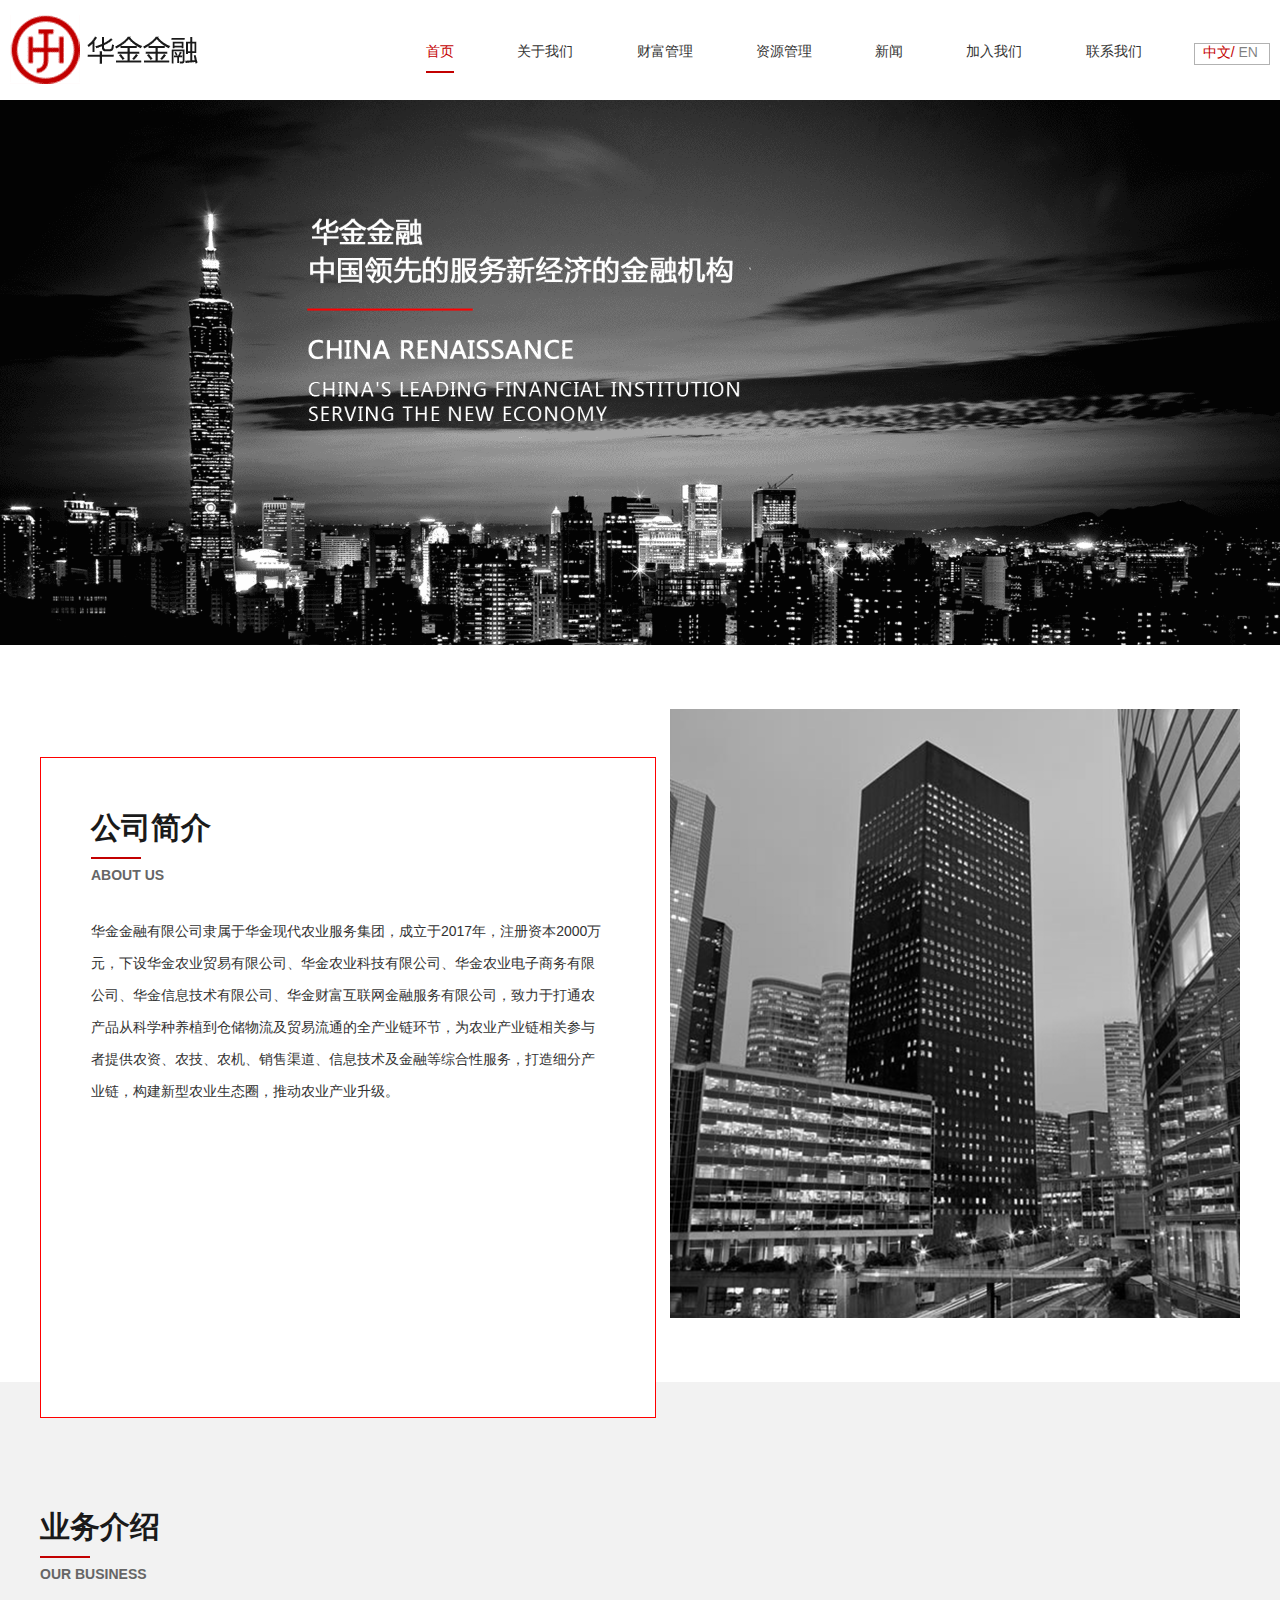
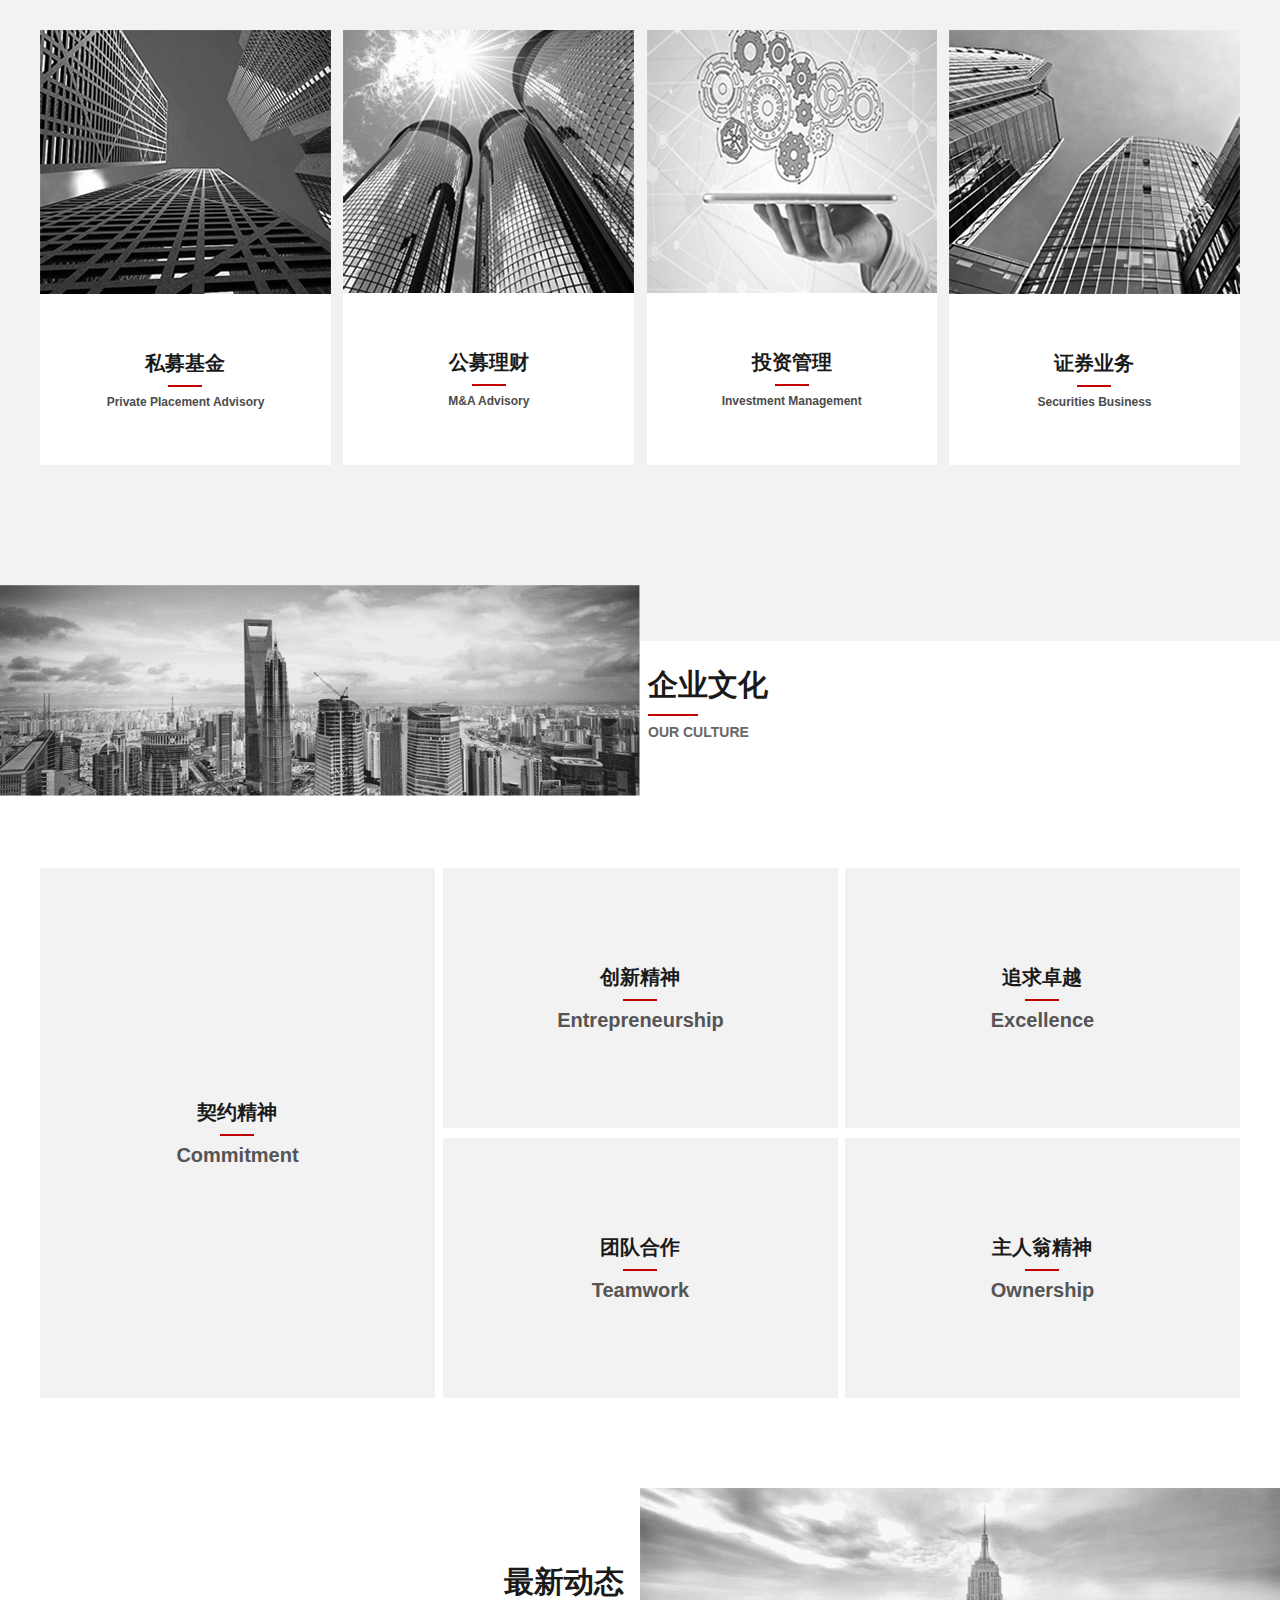
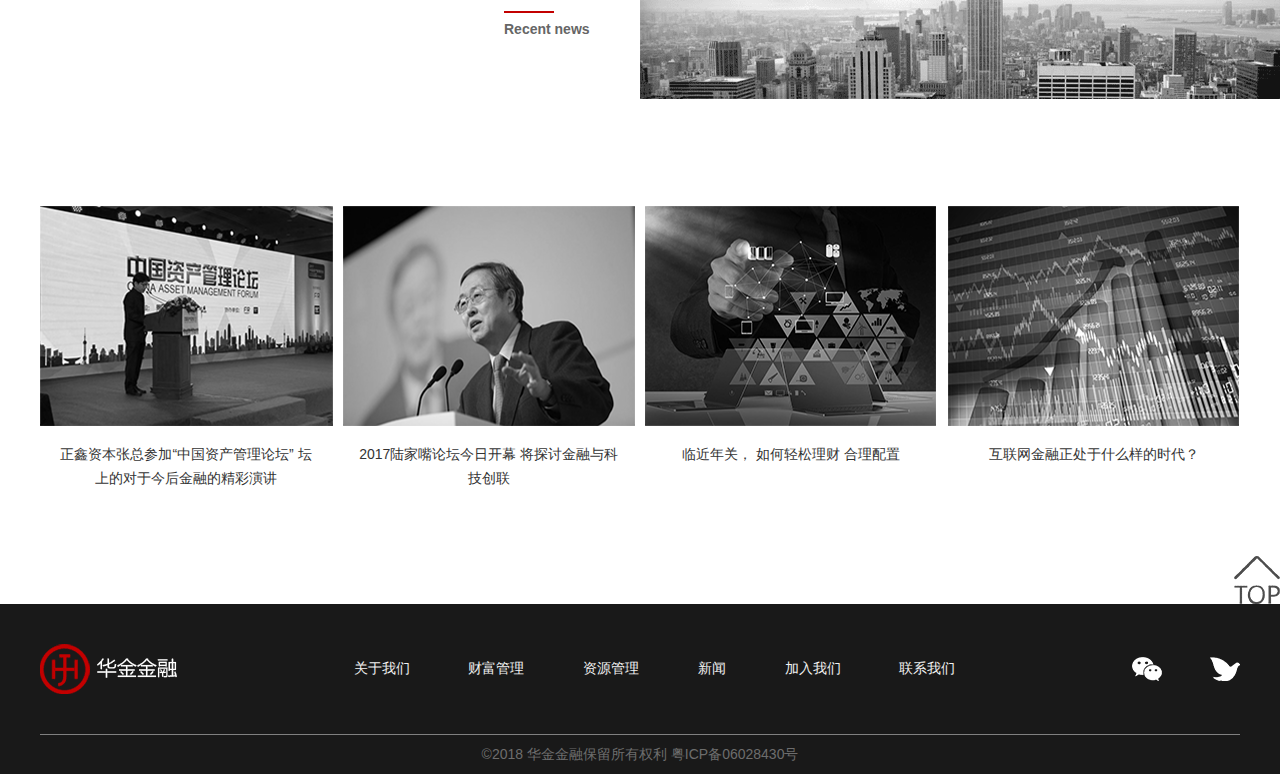
<file: index.html>
<!DOCTYPE html>
<html lang="en">
<head>
    <meta charset="UTF-8">
    <meta name="viewport"
          content="width=device-width, initial-scale=1.0, maximum-scale=1.0,minimum-scale=1.0,user-scalable=0"/>
    <title>华金金融</title>
    <link rel="stylesheet" type="text/css" href="css/reset.css">
    <link rel="stylesheet" href="css/public.css">
    <link rel="stylesheet" href="css/index.css">
</head>
<body>
<!-- 头部 -->
    <div class="header">
        <div class="nav w1760 clearfix">
            <div class="logo fl"><img src="images/logo.png"></div>
            <div class="nav_text fr">
                <div class="nav_text_left">
                    <a href="index.html" style="padding-bottom:10px;border-bottom:2px solid #c30000; color:#c30000;">首页</a>
                    <a href="about-us.html">关于我们</a>
                    <a href="caifuguanli.html">财富管理</a>
                    <a href="ziyuanguanli.html">资源管理</a>
                    <a href="news.html">新闻</a>
                    <a href="join-us.html" target="_blank">加入我们</a>
                    <a href="lianxiwomen.html">联系我们</a>
                </div>
                <div class="nav_text_right fr">
                    <a href="#">中文/</a>
                    <a href="#">EN</a>
                </div>
            </div>
        </div>
    </div>
<!--banner start-->
<div id="banner">
    <img src="images/banner.png" alt="">
</div>
<!--banner end-->

<!--company introduction start-->
<div id="company">
    <div class="com-one">
        <h2 style="font-size:30px;color:#1a1a1a;font-weight:bold;">公司简介</h2>
        <div class="empty-title"></div>
        <p class="ty-text">ABOUT US</p>
        <p class="text">
            华金金融有限公司隶属于华金现代农业服务集团，成立于2017年，注册资本2000万元，下设华金农业贸易有限公司、华金农业科技有限公司、华金农业电子商务有限公司、华金信息技术有限公司、华金财富互联网金融服务有限公司，致力于打通农产品从科学种养植到仓储物流及贸易流通的全产业链环节，为农业产业链相关参与者提供农资、农技、农机、销售渠道、信息技术及金融等综合性服务，打造细分产业链，构建新型农业生态圈，推动农业产业升级。</p>
    </div>
    <div class="com-two"></div>
</div>
<!--company introduction end-->

<!--OUR BUSINESS start-->
<div id="our">
    <div class="ty-width">
        <div>
            <h2 style="font-size:30px;color:#1a1a1a;font-weight:bold;">业务介绍</h2>
            <div class="empty-title"></div>
            <p class="ty-text">OUR BUSINESS</p>
        </div>
        <div class="img-list ty-list">
            <ul>
                <li><img src="images/about-1.png" alt="">
                    <div class="img-list-title">
                        <div class="img-list-title-inner ty-list-inner-title">
                            <h4>私募基金</h4>
                            <div class="empty"></div>
                            <p style="font-size:12px;color:#4c4c4c;font-weight:bold;">Private Placement Advisory</p>
                        </div>
                        <div class="ty-show">
                            <p>华金的私募融资团队为客户提供
                                专业、量身定制的融资解决方案和持
                                续的增值服务
                                ......</p>
                        </div>
                    </div>
                </li>
                <li><img src="images/about-2.png">
                    <div class="img-list-title">
                        <div class="img-list-title-inner ty-list-inner-title">
                            <h4>公募理财</h4>
                            <div class="empty"></div>
                            <p style="font-size:12px;color:#4c4c4c;font-weight:bold;">M&A Advisory</p>
                        </div>
                        <div class="ty-show">
                            <p>华金金融的公募理财团队为客户在
                                战略联盟和交易的过程中提
                                供专业的顾问服务
                                ......</p>
                        </div>
                    </div>
                </li>
                <li><img src="images/about-3.png" alt="" style="width:290px">
                    <div class="img-list-title">
                        <div class="img-list-title-inner ty-list-inner-title">
                            <h4>投资管理</h4>
                            <div class="empty"></div>
                            <p style="font-size:12px;color:#4c4c4c;font-weight:bold;">Investment Management</p>
                        </div>
                        <div class="ty-show">
                            <p>华金私募股权基金是华金资本专注于
                                投资互联网新经济领域的
                                私募股权投资平台
                                ......</p>
                        </div>
                    </div>
                </li>
                <li><img src="images/about-4.png" alt="">
                    <div class="img-list-title">
                        <div class="img-list-title-inner ty-list-inner-title">
                            <h4>证券业务</h4>
                            <div class="empty"></div>
                            <p style="font-size:12px;color:#4c4c4c;font-weight:bold;">Securities Business</p>
                        </div>
                        <div class="ty-show">
                            <p>华金证券业务覆盖广泛
                                ......
                            </p>
                        </div>
                    </div>
                </li>

            </ul>
        </div>
    </div>
</div>
<!--OUR BUSINESS end-->

<!--OUR CULTURE start-->
<div id="culture">
    <div class="culture-img-row">
        <div class="culture-img"></div>
        <div class="culture-title">
            <h2 style="font-size:30px;color:#1a1a1a;font-weight:bold;">企业文化</h2>
            <div class="empty-title"></div>
            <p class="ty-text">OUR CULTURE</p>
        </div>
        <div class="ty-width">
            <div class="culture-item-flex">
                <div class="culture-item-max rotate-box">
                    <div class="ty-center">
                        <h4>契约精神</h4>
                        <div class="empty"></div>
                        <p style="font-size:20px;color:#555;font-weight:bold;">Commitment</p>
                    </div>
                    <p class="rotate-p">我们肩负着对每一个员工负责的使命，如同家庭
                        成员般彼此关爱、相互忠诚。我们相信一个人的
                        贡献不能只用创造的财富来衡量，专注和忠诚同
                        样可贵。</p>
                </div>
                <ul>
                    <li class="culture-item rotate-box">
                        <div class="ty-center">
                            <h4>创新精神</h4>
                            <div class="empty"></div>
                            <p style="font-size:20px;color:#555;font-weight:bold;">Entrepreneurship</p>
                        </div>
                        <p class="rotate-p">创新精神提倡独立思考、不人云亦云，并不是不倾听别人dt童见、孤芳自赏、固执己见、狂妄自九，而是要团结合作、相互交流，是当代创新恬动不可少的方式.</p>
                    </li>
                    <li class="culture-item rotate-box">
                        <div class="ty-center">
                            <h4>追求卓越</h4>
                            <div class="empty"></div>
                            <p style="font-size:20px;color:#555;font-weight:bold;">Excellence</p>
                        </div>
                        <p class="rotate-p">卓越不是一个标准，而是一种境界。它不是优秀，它是优秀中的最优。卓越是一种追求，它在于将自身的优势、能力，以及所能使用的资源，发挥到极致的一种状态。</p>
                    </li>
                    <li class="culture-item rotate-box">
                        <div class="ty-center">
                            <h4>团队合作</h4>
                            <div class="empty"></div>
                            <p style="font-size:20px;color:#555;font-weight:bold;">Teamwork</p>
                        </div>
                        <p class="rotate-p">领导者分工明确但不呆板,加强团队成员的日常交流.说话时多使用我们.让每个人感觉到自己很重要.团队成员.做好自己的事情.信任你的伙伴.为他人着想.愿意多付出.</p>
                    </li>
                    <li class="culture-item rotate-box">
                        <div class="ty-center">
                            <h4>主人翁精神</h4>
                            <div class="empty"></div>
                            <p style="font-size:20px;color:#555;font-weight:bold;">Ownership</p>
                        </div>
                        <p class="rotate-p">不贪名利、不计较得失，只是全身心地投入工作，全力以赴地完成任务，以“怎样才能更好，怎样才能更快”的标准处理每一个工作细节。这就是主人翁精神的核心。它不是一个口号，而是一种信仰，一种高尚的品质。</p>
                    </li>
                </ul>
            </div>
        </div>
    </div>
</div>
<!--OUR CULTURE end-->

<!--Recent news start-->
<div id="news">
    <div class="news-img-row">
        <div class="news-title">
            <h2 style="font-size:30px;color:#1a1a1a;font-weight:bold;">最新动态</h2>
            <div class="empty-title"></div>
            <p class="ty-text">Recent news</p>
        </div>
        <div class="news-img"></div>
    </div>
    <div class="ty-width">
        <div>
            <ul class="news-ul-flex">
                <li><img src="images/newdt-1.png" alt="">
                    <p>正鑫资本张总参加“中国资产管理论坛”
                        坛上的对于今后金融的精彩演讲</p>
                </li>
                <li><img src="images/newdt-2.png" alt="">
                    <p>2017陆家嘴论坛今日开幕
                        将探讨金融与科技创联</p>
                </li>
                <li><img src="images/newdt-3.png" alt="">
                    <p>临近年关， 如何轻松理财
                        合理配置</p>
                </li>
                <li><img src="images/newdt-4.png" alt="">
                    <p>互联网金融正处于什么样的时代？</p>
                </li>
            </ul>
        </div>
    </div>
    <div class="top">
        <a href="#"><img src="images/top.png" alt=""></a>
    </div>
</div>
<!--Recent news start-->

<!-- 尾部 -->
    <div class="footer clearfix">
        <div class="footer_all w1200">
            <div class="logo-1 fl"><img src="images/logo-1.png"></div>
            <div class="footer_text">
                <a href="about-us.html">关于我们</a>
                <a href="caifuguanli.html">财富管理</a>
                <a href="ziyuanguanli.html">资源管理</a>
                <a href="news.html">新闻</a>
                <a href="join-us.html">加入我们</a>
                <a href="lianxiwomen.html">联系我们</a>
            </div>
            <div class="footer_img fr">
                <img src="images/vx.png">
                <img src="images/gezi.png">   
            </div> 
        </div>
        <div>
            <span>©2018 华金金融保留所有权利 粤ICP备06028430号</span>
        </div>
    </div> 
<!--footer end-->

<script src="js/index.js"></script>
</body>
</html>
</file>
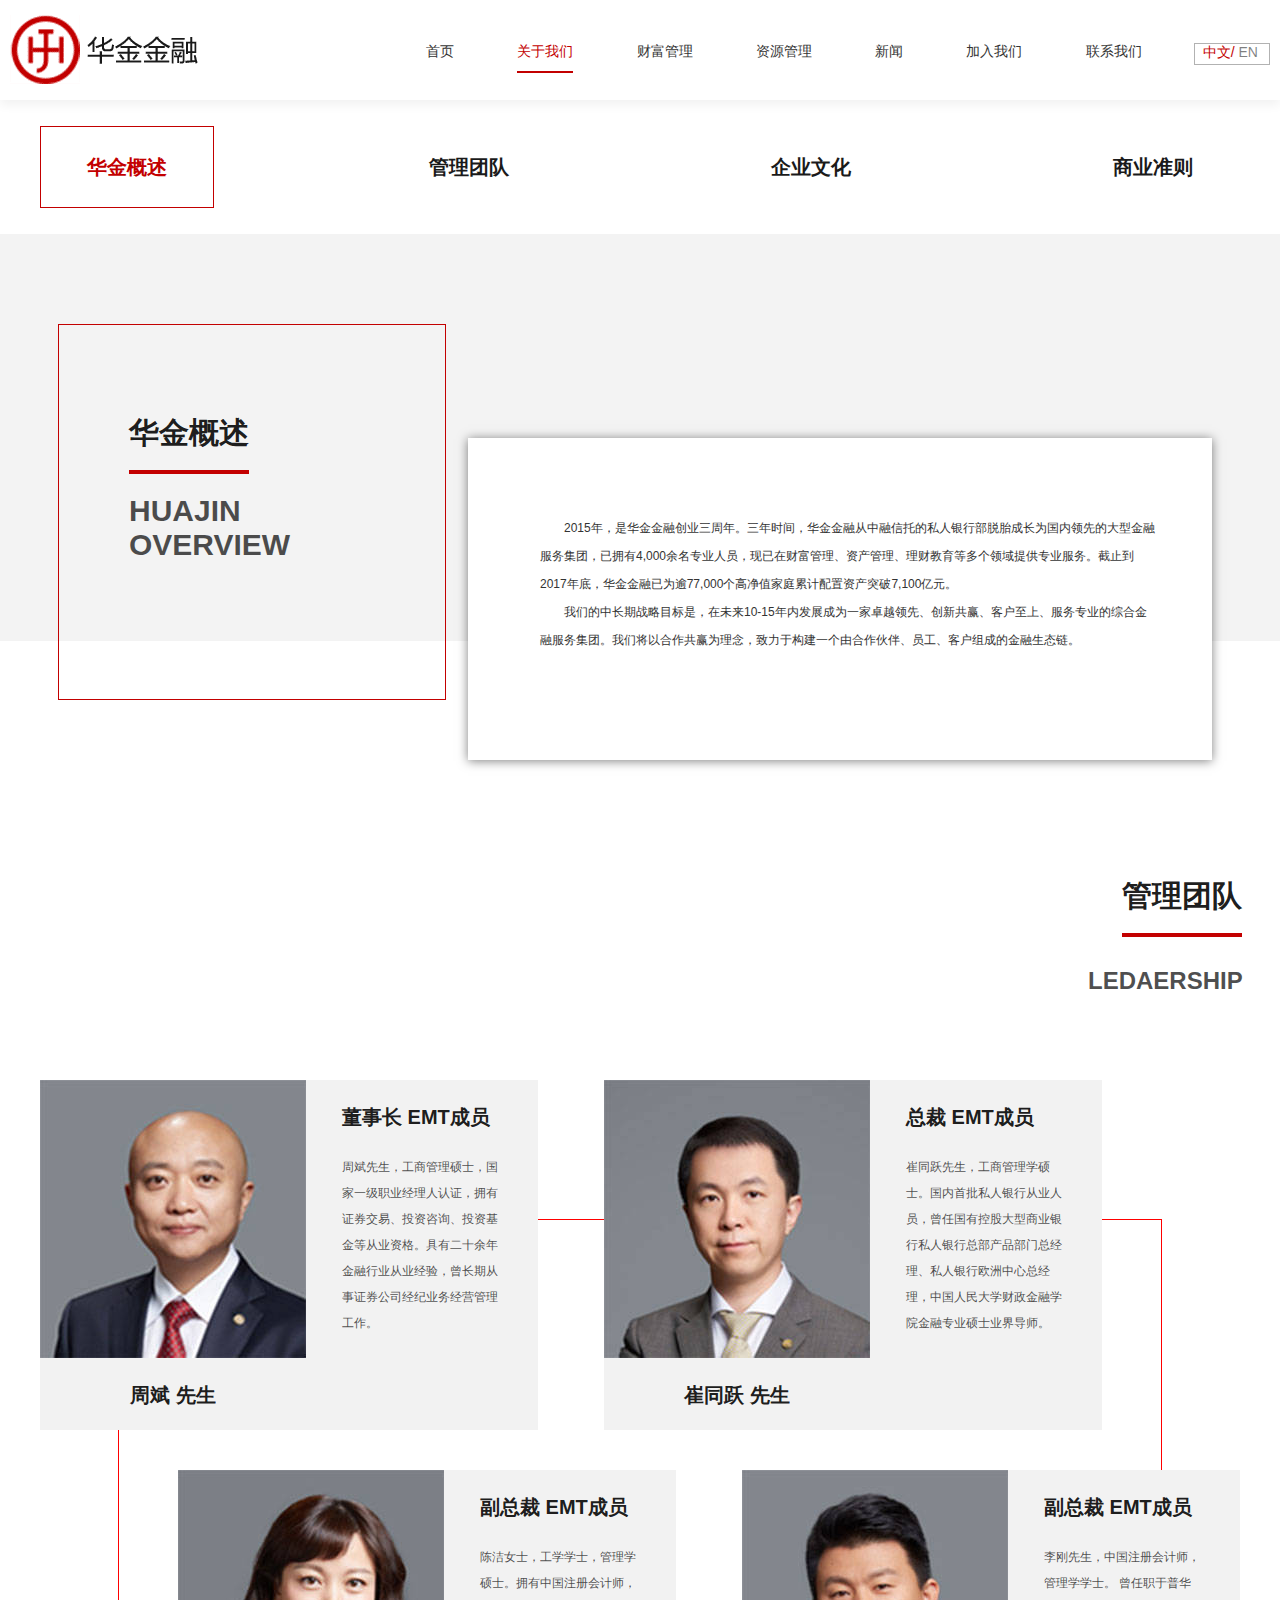
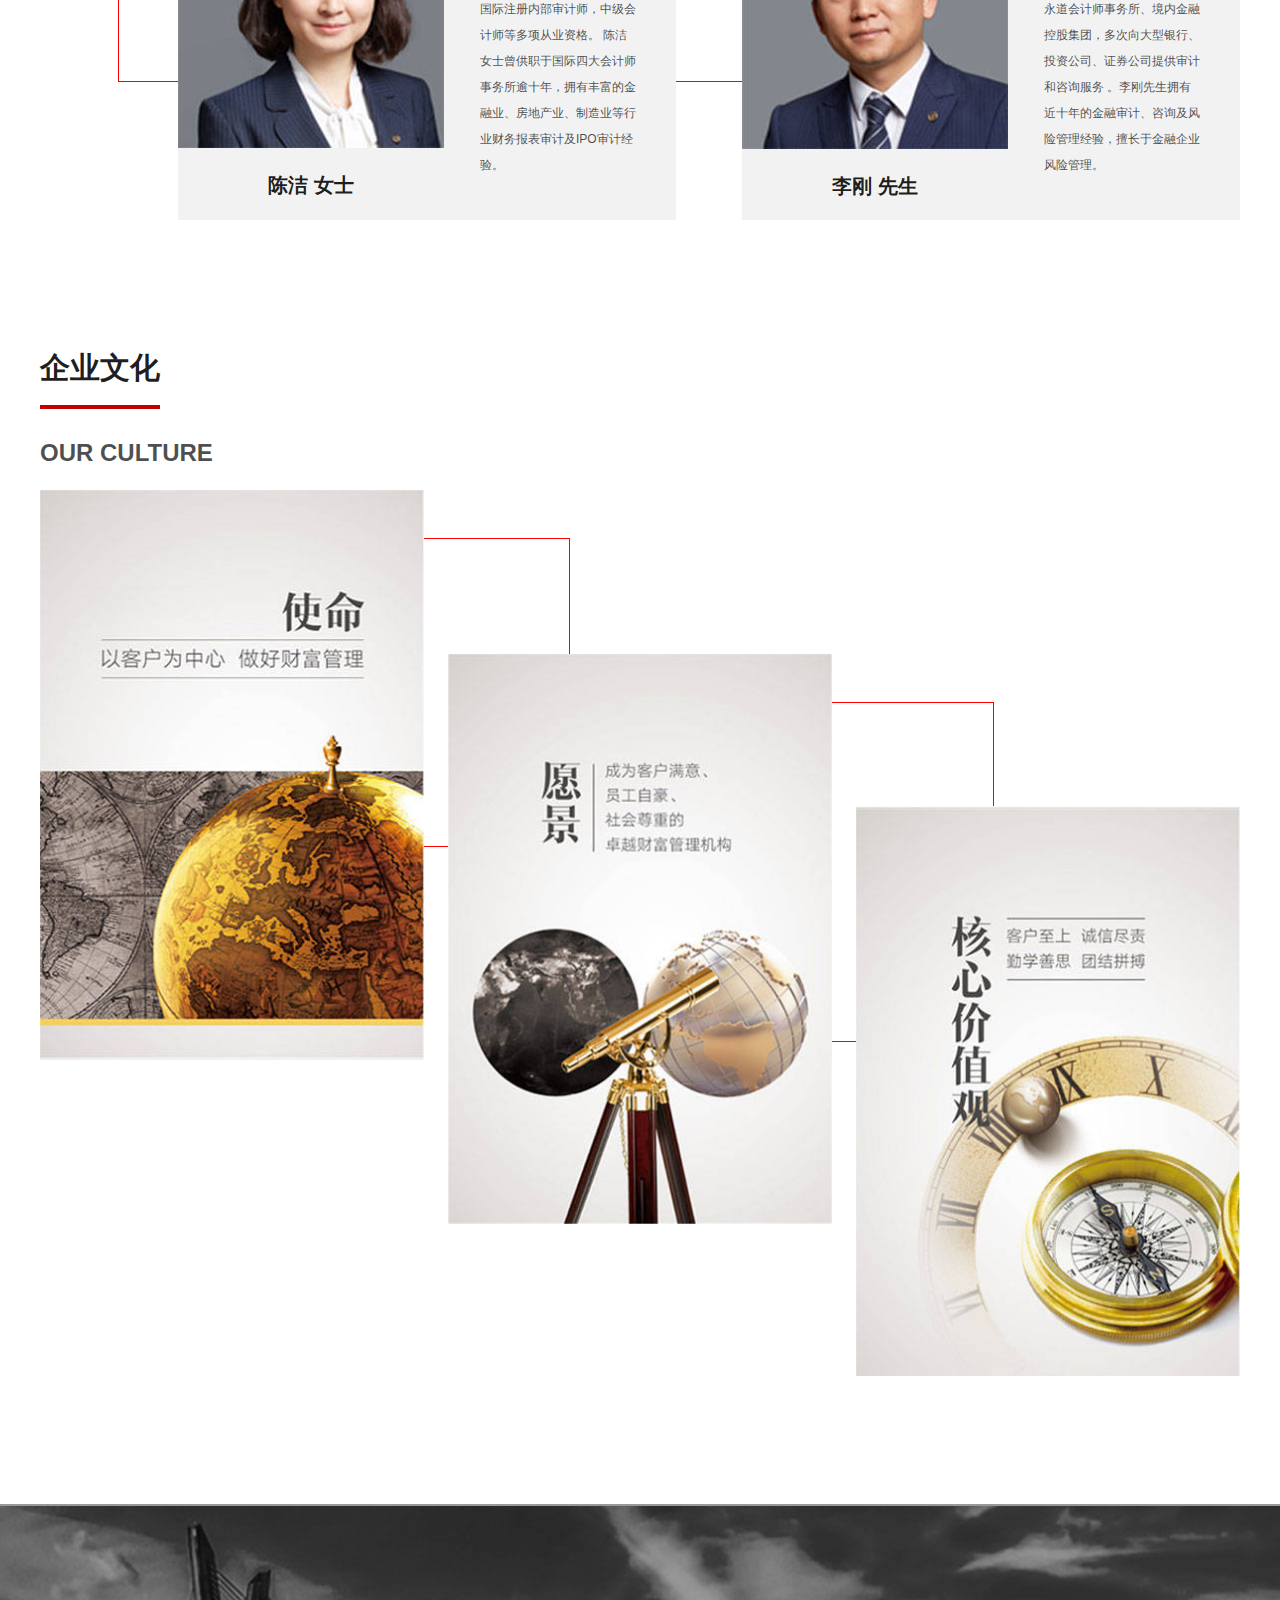
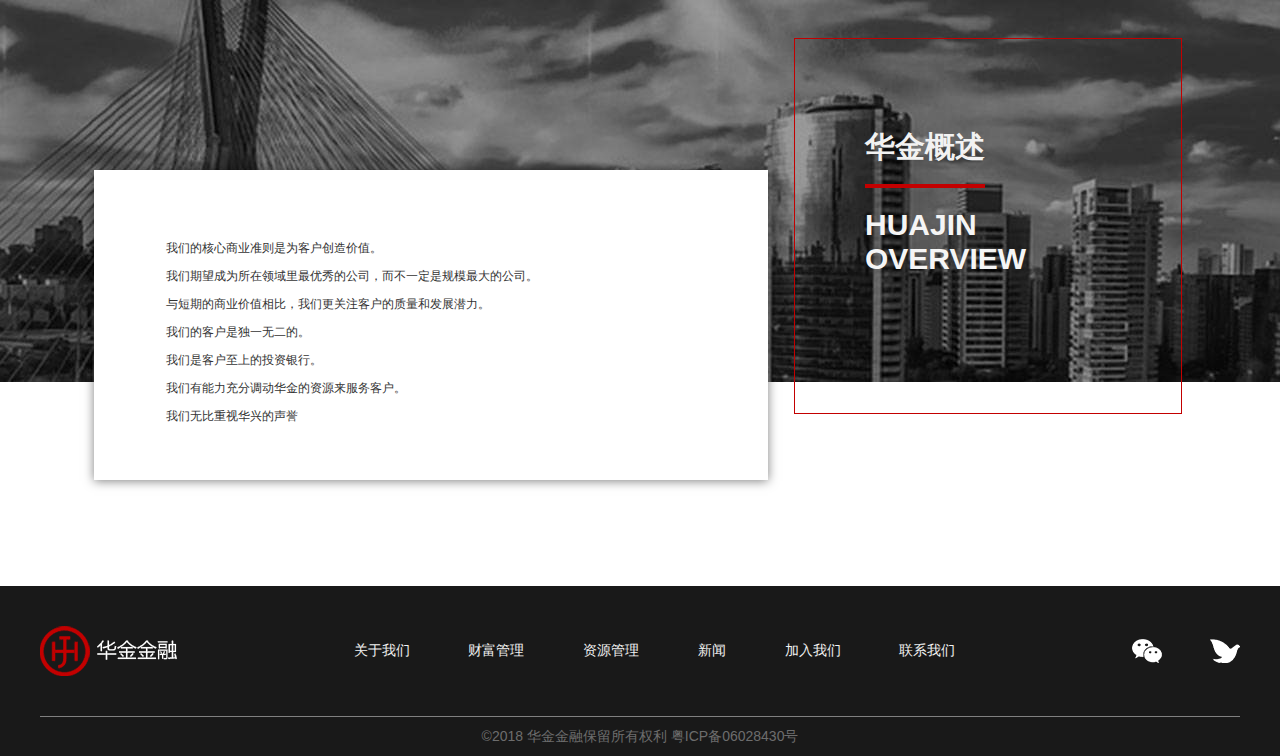
<file: about-us.html>
<!doctype html>
<html lang="en">
<head>
    <meta charset="UTF-8">
    <title>关于我们</title>
    <link rel="stylesheet" type="text/css" href="css/reset.css">
    <link rel="stylesheet" type="text/css" href="css/public.css">
    <link rel="stylesheet" type="text/css" href="css/about.css">
</head>
<body>
<!-- 头部 -->
    <div class="header">
        <div class="nav w1760 clearfix">
            <div class="logo fl"><img src="images/logo.png"></div>
            <div class="nav_text fr">
                <div class="nav_text_left">
                    <a href="index.html">首页</a>
                    <a href="about-us.html" style="padding-bottom:10px;border-bottom:2px solid #c30000; color:#c30000;">关于我们</a>
                    <a href="caifuguanli.html">财富管理</a>
                    <a href="ziyuanguanli.html">资源管理</a>
                    <a href="news.html">新闻</a>
                    <a href="join-us.html" target="_blank">加入我们</a>
                    <a href="lianxiwomen.html">联系我们</a>
                </div>
                <div class="nav_text_right fr">
                    <a href="#">中文/</a>
                    <a href="#">EN</a>
                </div>
            </div>
        </div>
    </div>

<!-- 二级导航 -->
    <div class="small_nav_txt w1200">
            <a href="#"><h2>华金概述</h2></a>
            <a href="#guan"><h2>管理团队</h2></a>
            <a href="#iqye"><h2>企业文化</h2></a>
            <a href="#shang"><h2>商业准则</h2></a> 
        </div>
    

<!-- banner -->
    <div class="banner clearfix">
        <div class="w1200">
            <div class="banner_left fl">
                <h2>华金概述</h2>
                <h3>HUAJIN<br/>OVERVIEW</h3>
            </div>
            <div class="banner_right fr">
                <p>2015年，是华金金融创业三周年。三年时间，华金金融从中融信托的私人银行部脱胎成长为国内领先的大型金融服务集团，已拥有4,000余名专业人员，现已在财富管理、资产管理、理财教育等多个领域提供专业服务。截止到2017年底，华金金融已为逾77,000个高净值家庭累计配置资产突破7,100亿元。</p>
                <p>我们的中长期战略目标是，在未来10-15年内发展成为一家卓越领先、创新共赢、客户至上、服务专业的综合金融服务集团。我们将以合作共赢为理念，致力于构建一个由合作伙伴、员工、客户组成的金融生态链。</p>
            </div>
        </div>
    </div>
    
<!-- leader show -->
    <div class="leader w1200" id="guan">
        <div class="leader_title">
            <h2>管理团队</h2>
            <h3>LEDAERSHIP</h3>
        </div>
        <div class="leader_ship clearfix">
            <div class="ceo1 fl">
                <ul>
                    <li><img src="images/ceo-1.jpg"></li>
                    <li><h3>周斌 先生</h3></li>
                </ul>
                <ul class="fr">
                    <li>
                        <h4>董事长 EMT成员</h4>
                        <p>周斌先生，工商管理硕士，国家一级职业经理人认证，拥有证券交易、投资咨询、投资基金等从业资格。具有二十余年金融行业从业经验，曾长期从事证券公司经纪业务经营管理工作。</p>
                    </li>
                </ul>
            </div>
            <div class="ceo2 fl">
                    <ul>
                        <li><img src="images/ceo-2.jpg"></li>
                        <li><h3>崔同跃 先生</h3></li>
                    </ul>
                    <ul class="fr"><li>
                        <h4>总裁 EMT成员</h4>
                        <p>崔同跃先生，工商管理学硕士。国内首批私人银行从业人员，曾任国有控股大型商业银行私人银行总部产品部门总经理、私人银行欧洲中心总经理，中国人民大学财政金融学院金融专业硕士业界导师。
                        </p>
                    </li></ul>
            </div>
            <div class="ceo4 fr">
                    <ul>
                        <li><img src="images/ceo-4.jpg"></li>
                        <li><h3>李刚 先生</h3></li>
                    </ul>
                    <ul class="fr"><li>
                        <h4>副总裁 EMT成员</h4>
                        <p>李刚先生，中国注册会计师，管理学学士。 曾任职于普华永道会计师事务所、境内金融控股集团，多次向大型银行、投资公司、证券公司提供审计和咨询服务 。李刚先生拥有近十年的金融审计、咨询及风险管理经验，擅长于金融企业风险管理。</p>
                    </li></ul>
            </div>
            <div class="ceo3 fr">
                    <ul>
                        <li><img src="images/ceo-3.jpg"></li>
                        <li><h3>陈洁 女士</h3></li>
                    </ul>
                    <ul class="fr"><li>
                        <h4>副总裁 EMT成员</h4>
                        <p>陈洁女士，工学学士，管理学硕士。拥有中国注册会计师，国际注册内部审计师，中级会计师等多项从业资格。 陈洁女士曾供职于国际四大会计师事务所逾十年，拥有丰富的金融业、房地产业、制造业等行业财务报表审计及IPO审计经验。</p>
                    </li></ul>
            </div>
            
        </div>
    </div>

<!-- 企业文化 -->
    <div class="culture w1200 clearfix" id="iqye">
        <div class="culture_title">
            <h2>企业文化</h2>
            <h3>OUR CULTURE</h3>
        </div>
        <div class="culture_img">
            <img src="images/about-mission.jpg">
            <img src="images/about-vision.jpg">
            <img src="images/about-core.jpg">
        </div>
    </div>


<!-- 底部banner -->
    <div class="banner_end clearfix" id="shang">
        <div class="w1200">
            <div class="banner_right_end fr">
                <h2>华金概述</h2>
                <h3>HUAJIN<br/>OVERVIEW</h3>
            </div>
            <div class="banner_left_end fl">
                <p>我们的核心商业准则是为客户创造价值。<br/>
                   我们期望成为所在领域里最优秀的公司，而不一定是规模最大的公司。<br/>
                   与短期的商业价值相比，我们更关注客户的质量和发展潜力。<br/>
                   我们的客户是独一无二的。<br/>
                   我们是客户至上的投资银行。<br/>
                   我们有能力充分调动华金的资源来服务客户。<br/>
                   我们无比重视华兴的声誉</p>
            </div>
        </div>
    </div>

<!-- 尾部 -->
    <div class="footer clearfix">
        <div class="footer_all w1200">
            <div class="logo-1 fl"><img src="images/logo-1.png"></div>
            <div class="footer_text">
                <a href="about-us.html">关于我们</a>
                <a href="caifuguanli.html">财富管理</a>
                <a href="ziyuanguanli.html">资源管理</a>
                <a href="news.html">新闻</a>
                <a href="join-us.html">加入我们</a>
                <a href="lianxiwomen.html">联系我们</a>
            </div>
            <div class="footer_img fr">
                <img src="images/vx.png">
                <img src="images/gezi.png">   
            </div> 
        </div>
        <div>
            <span>©2018 华金金融保留所有权利 粤ICP备06028430号</span>
        </div>
    </div>    
</body>
</html>
</file>
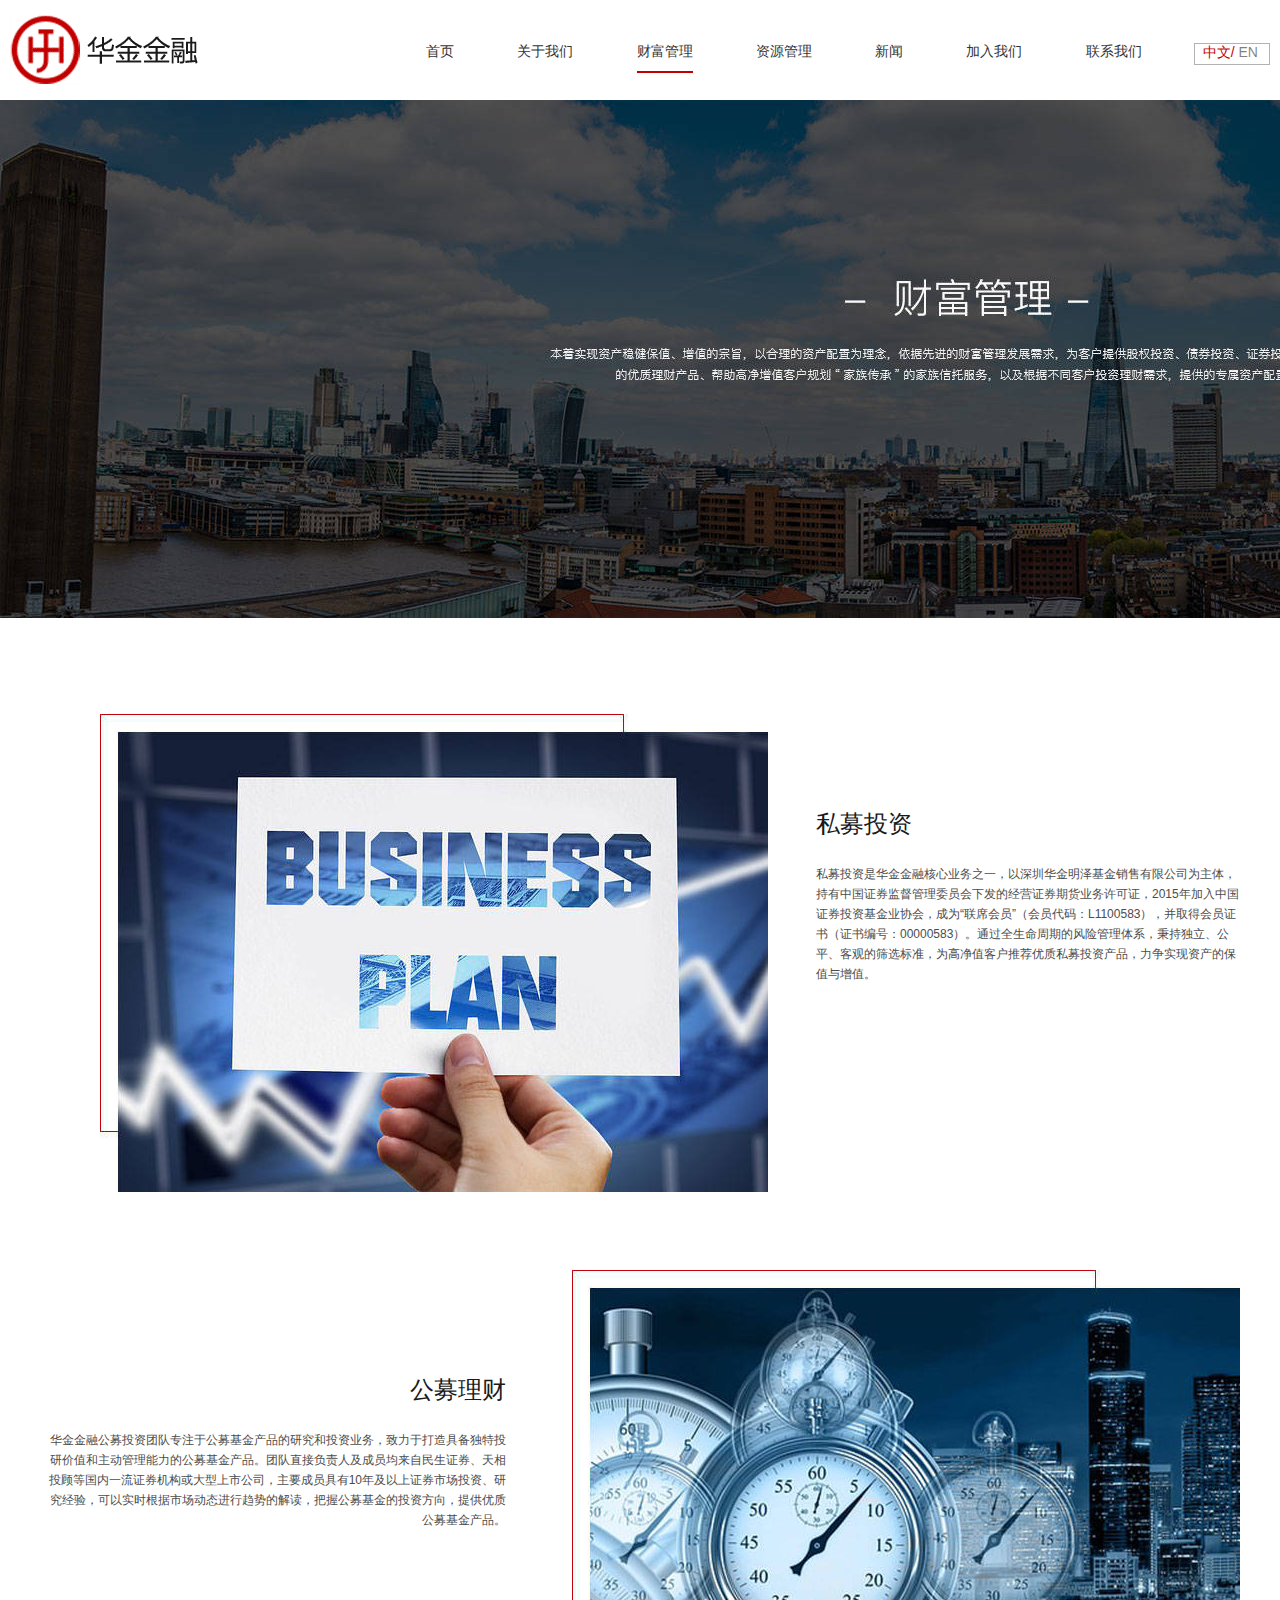
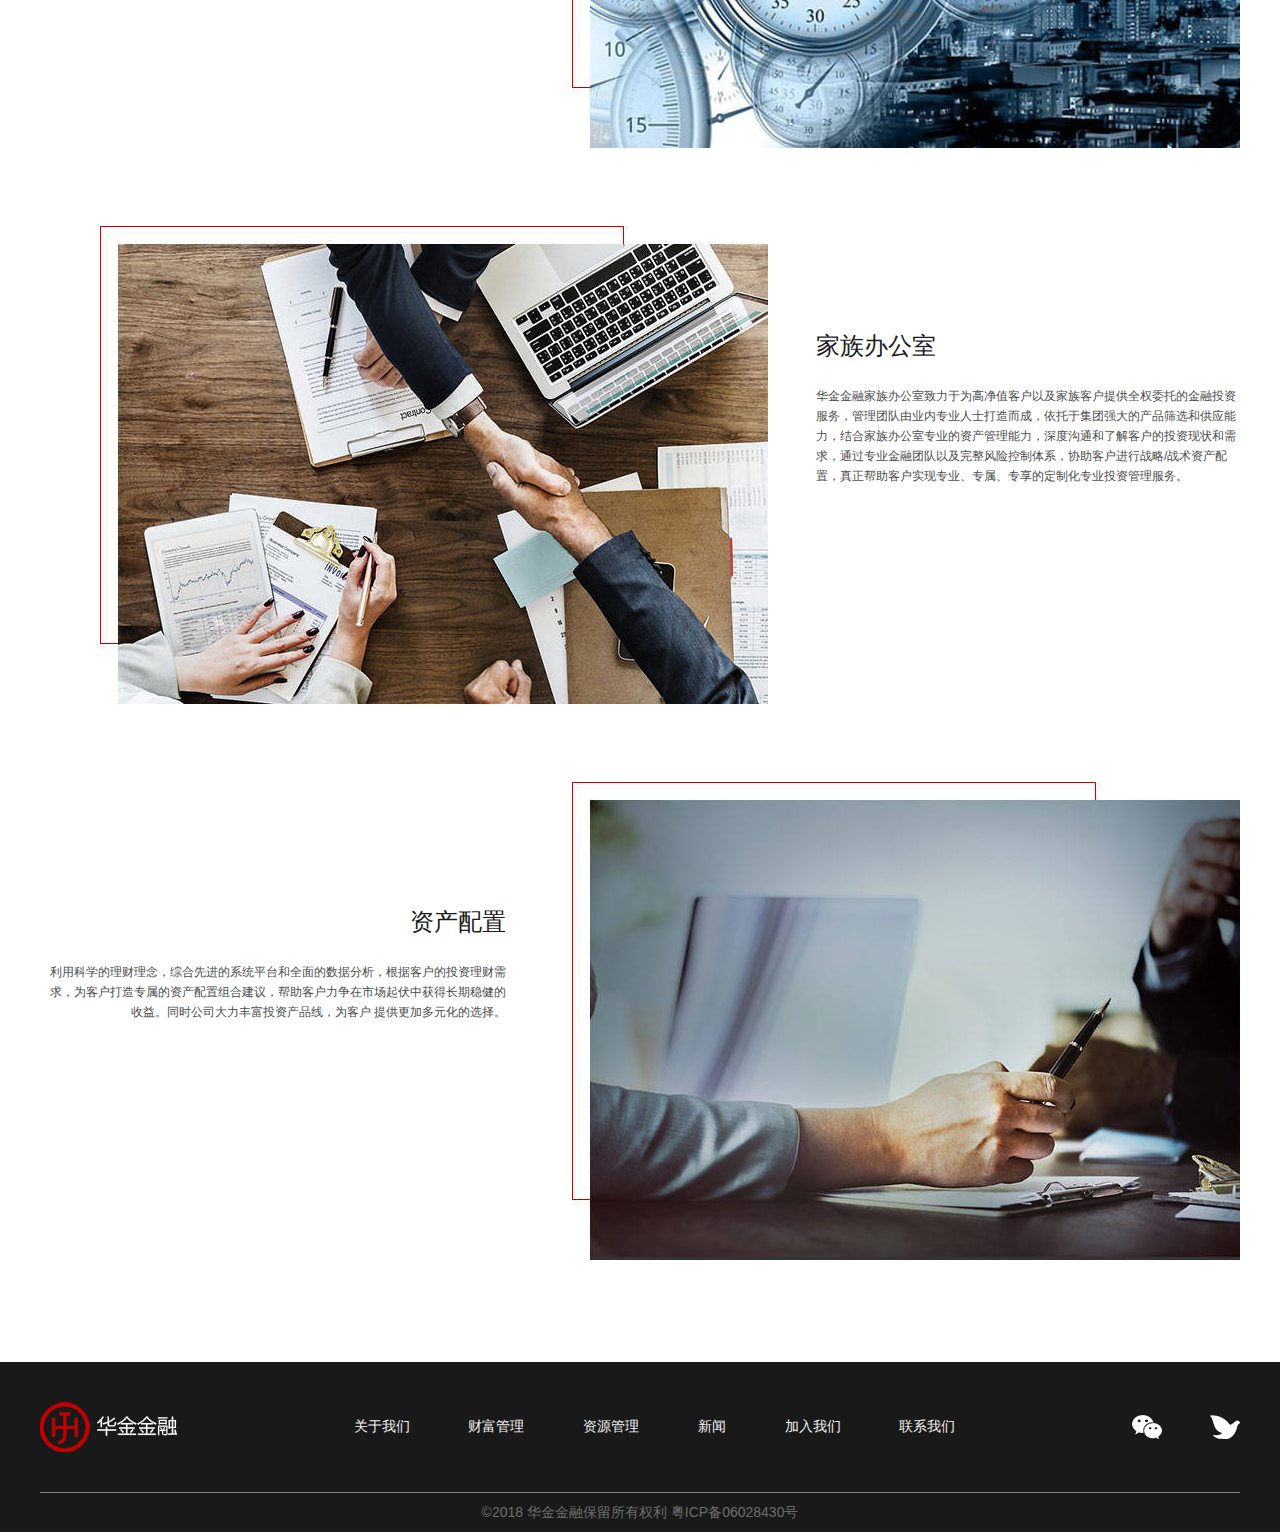
<file: caifuguanli.html>
<!doctype html>
<html lang="en">
<head>
    <meta charset="UTF-8">
    <title>财富管理</title>
    <link rel="stylesheet" type="text/css" href="css/reset.css">
    <link rel="stylesheet" type="text/css" href="css/public.css">
    <link rel="stylesheet" type="text/css" href="css/style.css">
</head>
<body>
<!-- 头部 -->
    <div class="header">
        <div class="nav w1760 clearfix">
            <div class="logo fl"><img src="images/logo.png"></div>
            <div class="nav_text fr">
                <div class="nav_text_left">
                    <a href="index.html">首页</a>
                    <a href="about-us.html">关于我们</a>
                    <a href="caifuguanli.html">财富管理</a>
                    <a href="ziyuanguanli.html">资源管理</a>
                    <a href="news.html">新闻</a>
                    <a href="join-us.html" target="_blank">加入我们</a>
                    <a href="lianxiwomen.html">联系我们</a>
                </div>
                <div class="nav_text_right fr">
                    <a>中文/</a>
                    <a>EN</a>
                </div>
            </div>
        </div>
    </div>
<!-- banner -->
    <div class="banner"></div>
<!-- body nei -->
    <div class="neirou">
        <div class="content w1200 clearfix">
            <div class="zhaiquan fl">
                <div class="img1"><img src="images/business-idea1.jpg"></div>    
                <div class="text1">
                    <h4>私募投资</h4>
                    <p>私募投资是华金金融核心业务之一，以深圳华金明泽基金销售有限公司为主体，持有中国证券监督管理委员会下发的经营证券期货业务许可证，2015年加入中国证券投资基金业协会，成为“联席会员”（会员代码：L1100583），并取得会员证书（证书编号：00000583）。通过全生命周期的风险管理体系，秉持独立、公平、客观的筛选标准，为高净值客户推荐优质私募投资产品，力争实现资产的保值与增值。  </p>
                </div>    
            </div>
            <div class="guquan fr">
                
                <div class="text2">
                    <h4>公募理财</h4>
                    <p>华金金融公募投资团队专注于公募基金产品的研究和投资业务，致力于打造具备独特投研价值和主动管理能力的公募基金产品。团队直接负责人及成员均来自民生证券、天相投顾等国内一流证券机构或大型上市公司，主要成员具有10年及以上证券市场投资、研究经验，可以实时根据市场动态进行趋势的解读，把握公募基金的投资方向，提供优质公募基金产品。</p>
                </div>
                <div class="img2"><img src="images/business-idea2.jpg"></div>
            </div>
            <div class="zhengquan fl">
                <div class="img3"><img src="images/business-idea3.jpg"></div>        
                <div class="text3">
                    <h4>家族办公室</h4>
                    <p>华金金融家族办公室致力于为高净值客户以及家族客户提供全权委托的金融投资服务，管理团队由业内专业人士打造而成，依托于集团强大的产品筛选和供应能力，结合家族办公室专业的资产管理能力，深度沟通和了解客户的投资现状和需求，通过专业金融团队以及完整风险控制体系，协助客户进行战略/战术资产配置，真正帮助客户实现专业、专属、专享的定制化专业投资管理服务。</p>
                </div>        
            </div>
            <div class="haiwai fr">
                 
                <div class="text4">
                    <h4>资产配置</h4>
                    <p>利用科学的理财理念，综合先进的系统平台和全面的数据分析，根据客户的投资理财需求，为客户打造专属的资产配置组合建议，帮助客户力争在市场起伏中获得长期稳健的收益。同时公司大力丰富投资产品线，为客户    提供更加多元化的选择。</p>
                </div> 
                <div class="img4"><img src="images/business-idea4.jpg"></div>
            </div>
        </div>
    </div>
<!-- 尾部 -->
    <div class="footer clearfix">
        <div class="footer_all w1200">
            <div class="logo-1 fl"><img src="images/logo-1.png"></div>
            <div class="footer_text">
                <a href="about-us.html">关于我们</a>
                <a href="caifuguanli.html">财富管理</a>
                <a href="ziyuanguanli.html">资源管理</a>
                <a href="news.html">新闻</a>
                <a href="join-us.html">加入我们</a>
                <a href="lianxiwomen.html">联系我们</a>
            </div>
            <div class="footer_img fr">
                <img src="images/vx.png">
                <img src="images/gezi.png">   
            </div> 
        </div>
        <div>
            <span>©2018 华金金融保留所有权利 粤ICP备06028430号</span>
        </div>
    </div>
</body>
</html>
</file>
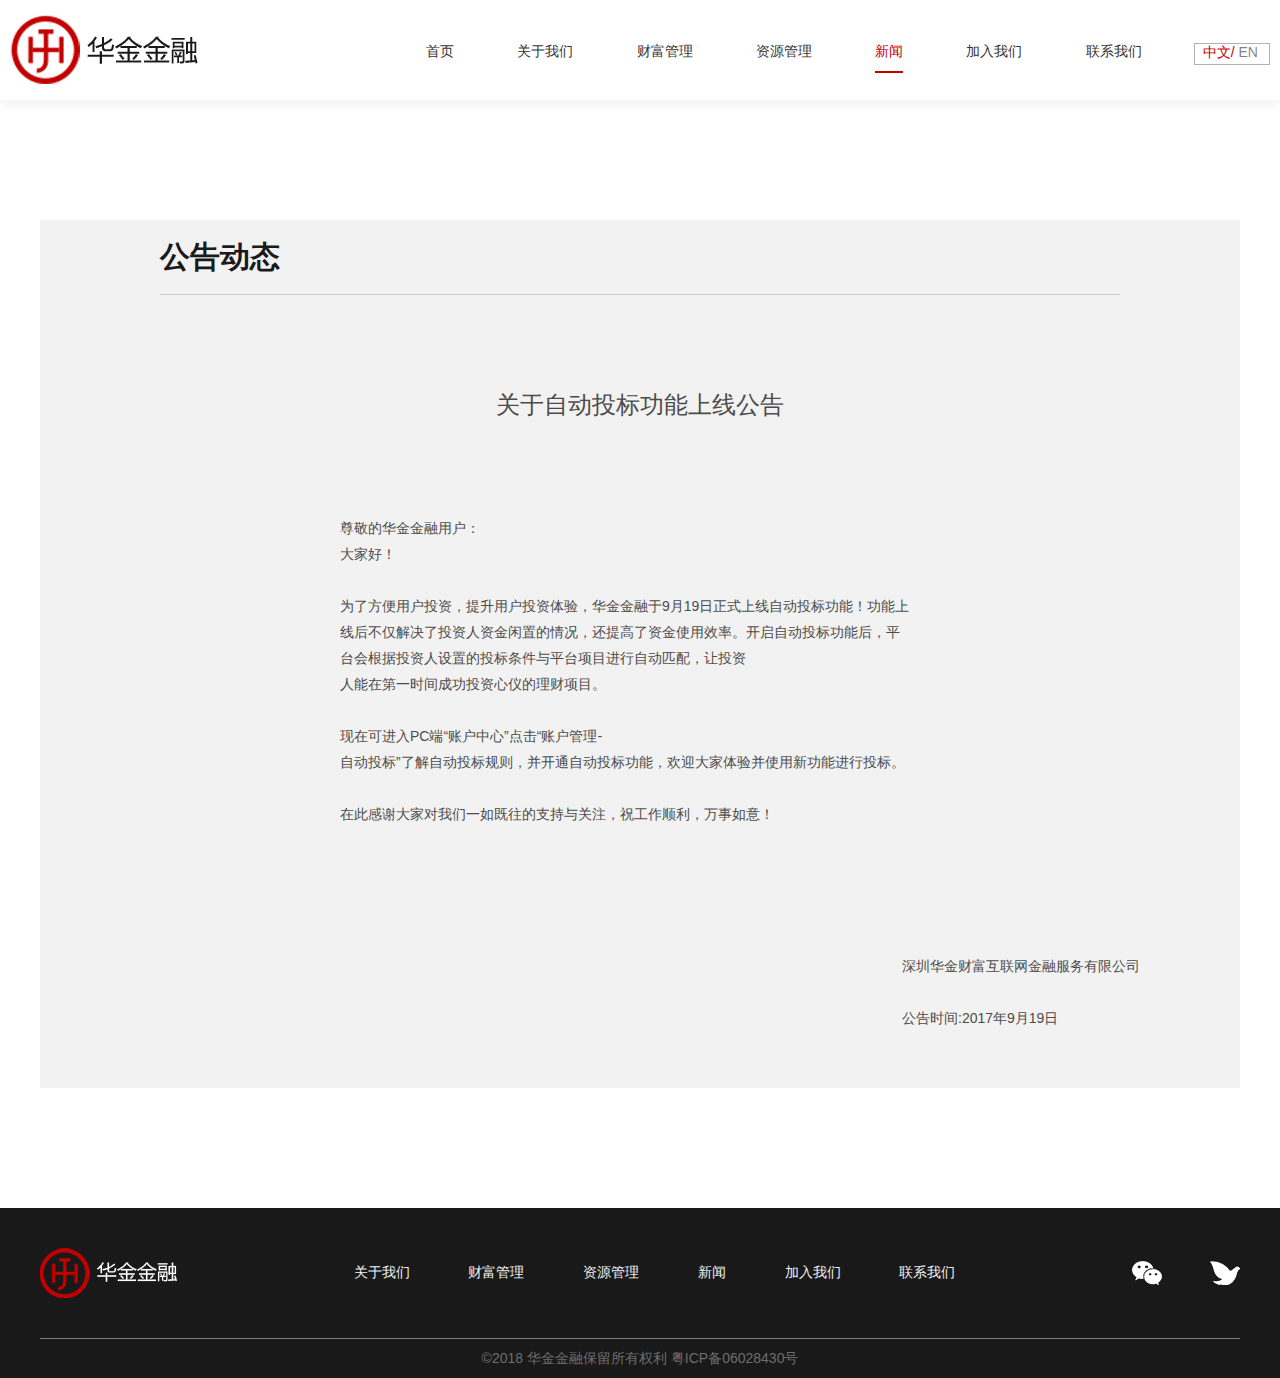
<file: gonggao.html>
<!doctype html>
<html lang="en">
<head>
    <meta charset="UTF-8">
    <title>公告详情</title>
    <link rel="stylesheet" type="text/css" href="css/reset.css">
    <link rel="stylesheet" type="text/css" href="css/public.css">
    <link rel="stylesheet" type="text/css" href="css/gongg.css">
</head>
<body>
<!-- 头部 -->
    <div class="header">
        <div class="nav w1760 clearfix">
            <div class="logo fl"><img src="images/logo.png"></div>
            <div class="nav_text fr">
                <div class="nav_text_left">
                    <a href="index.html">首页</a>
                    <a href="about-us.html">关于我们</a>
                    <a href="caifuguanli.html">财富管理</a>
                    <a href="ziyuanguanli.html">资源管理</a>
                    <a href="news.html">新闻</a>
                    <a href="join-us.html" target="_blank">加入我们</a>
                    <a href="lianxiwomen.html">联系我们</a>
                </div>
                <div class="nav_text_right fr">
                    <a href="#">中文/</a>
                    <a href="#">EN</a>
                </div>
            </div>
        </div>
    </div>

<!-- neitong -->
    <div class="neirong w1200">
        <h3>公告动态</h3>
        <h4>关于自动投标功能上线公告</h4>
        <p>尊敬的华金金融用户：<br/>
           大家好！<br/>
           <br/>
           为了方便用户投资，提升用户投资体验，华金金融于9月19日正式上线自动投标功能！功能上<br/>线后不仅解决了投资人资金闲置的情况，还提高了资金使用效率。开启自动投标功能后，平<br/>台会根据投资人设置的投标条件与平台项目进行自动匹配，让投资<br/>人能在第一时间成功投资心仪的理财项目。<br/>
           <br/>
           现在可进入PC端“账户中心”点击“账户管理-<br/>自动投标”了解自动投标规则，并开通自动投标功能，欢迎大家体验并使用新功能进行投标。<br/>
           <br/>
           在此感谢大家对我们一如既往的支持与关注，祝工作顺利，万事如意！
        </p>
        <h6>深圳华金财富互联网金融服务有限公司<br/>
           <br/>
            公告时间:2017年9月19日
        </h6>
    </div>



<!-- 尾部 -->
    <div class="footer clearfix">
        <div class="footer_all w1200">
            <div class="logo-1 fl"><img src="images/logo-1.png"></div>
            <div class="footer_text">
                <a href="about-us.html">关于我们</a>
                <a href="caifuguanli.html">财富管理</a>
                <a href="ziyuanguanli.html">资源管理</a>
                <a href="news.html">新闻</a>
                <a href="join-us.html">加入我们</a>
                <a href="lianxiwomen.html">联系我们</a>
            </div>
            <div class="footer_img fr">
                <img src="images/vx.png">
                <img src="images/gezi.png">   
            </div> 
        </div>
        <div>
            <span>©2018 华金金融保留所有权利 粤ICP备06028430号</span>
        </div>
    </div>
</body>
</html>
</file>
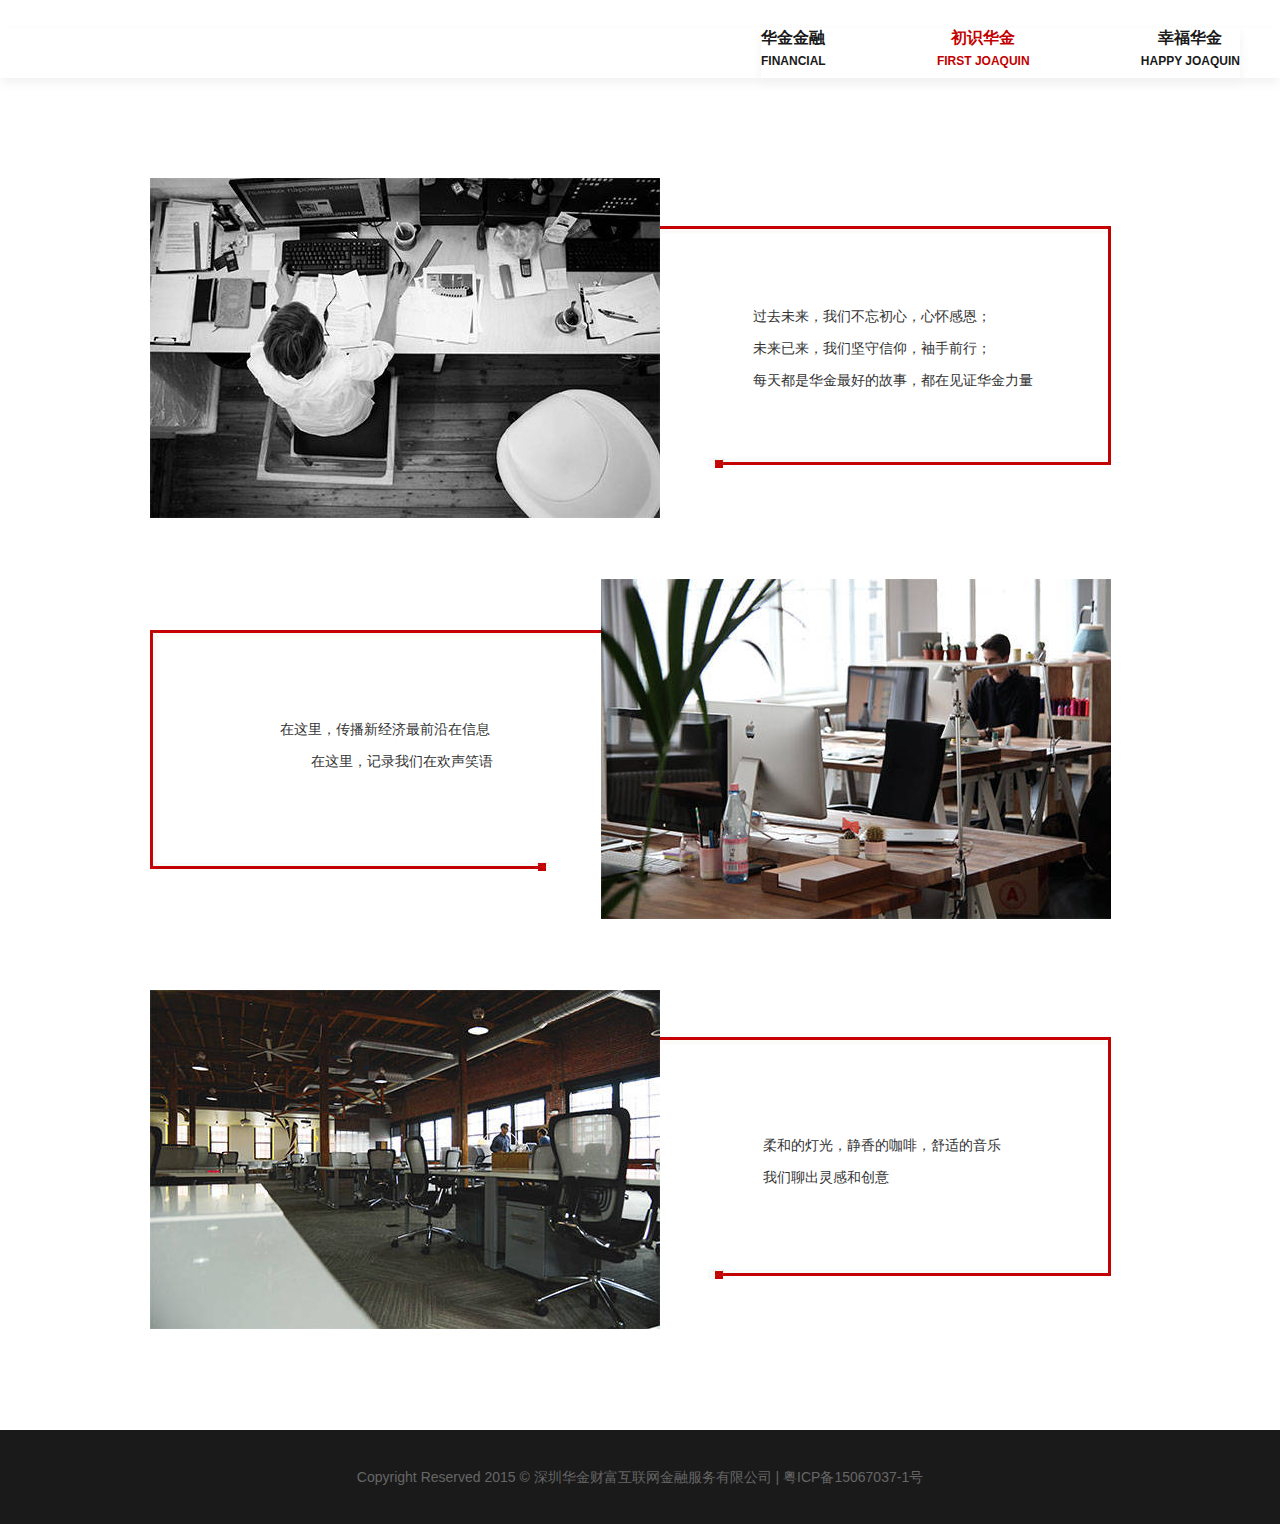
<file: join-chushihuajin.html>
<!doctype html>
<html lang="en">
<head>
    <meta charset="UTF-8">
    <title>初识华金</title>
    <link rel="stylesheet" type="text/css" href="css/reset.css">
    <link rel="stylesheet" type="text/css" href="css/first.css">
</head>
<body> 
<!-- top -->
  <div class="nav_f">
      <div class="nav w1200 clearfix">
         <div class="nav_text">
             <ul class="fr">
                 <li>
                     <a href="join-us.html"><h2>华金金融</h2></a>
                     <a href="join-us.html"><h3>financial</h3></a>
                 </li>
             </ul>
             <ul class="first fr">
                 <li>
                     <a href="join-chushihuajin.html"><h2>初识华金</h2></a>
                     <a href="join-chushihuajin.html"><h3>first joaquin</h3></a>
                 </li>
             </ul>
             <ul class="fr">
                 <li>
                     <a href="join-us-xingfuhuajin.html"><h2>幸福华金</h2></a>
                     <a href="join-us-xingfuhuajin.html"><h3>happy joaquin</h3></a>
                 </li>
             </ul>
         </div>
      </div>
  </div>
<!-- daohang -->
<!--     <div class="small_nav">
        <div class="small_nav_txt w1200">
            <a href="#"><h2>公司装潢</h2></a>
            <a href="#"><h2>人才理念</h2></a>
            <a href="#"><h2>雇主活动</h2></a>
        </div>
    </div> -->
<!-- neirong -->
    <div class="neirong w1200">
        <div class="one clearfix">
            <div><img src="images/join-us-img1.jpg"></div>
            <div class="one-two fr"><img src="images/join-us-red-01.jpg"></div>
            <div class="one-three fr">
            <p>过去未来，我们不忘初心，心怀感恩；<br/>
               未来已来，我们坚守信仰，袖手前行；<br/>
               每天都是华金最好的故事，都在见证华金力量
            </p>
            </div>
        </div>
        <div class="two clearfix">
            <div class="two-1"><img src="images/join-us-red-02.jpg"></div>
            <div class="two-one fr"><img src="images/join-us-img2.jpg"></div>
            <div class="two-two">
            <p>在这里，传播新经济最前沿在信息<br/>
               &nbsp;&nbsp;&nbsp;&nbsp;&nbsp;&nbsp;&nbsp;&nbsp;在这里，记录我们在欢声笑语
            </p>
            </div>
        </div>
        <div class="three clearfix">
            <div><img src="images/join-us-img3.jpg"></div>
            <div class="three-two fr"><img src="images/join-us-red-03.jpg"></div>
            <div class="three-three fr">
            <p>柔和的灯光，静香的咖啡，舒适的音乐<br/>
               我们聊出灵感和创意
            </p>
            </div>
        </div>
    </div>
    <!-- last -->
    <div class="last-over">
        <div class="w1200">
            <div class="last-over-wenzi">
            <p>Copyright Reserved 2015 © 深圳华金财富互联网金融服务有限公司 | 粤ICP备15067037-1号
            </p>
            </div>
        </div>
    </div>
</body>
</html>
</file>
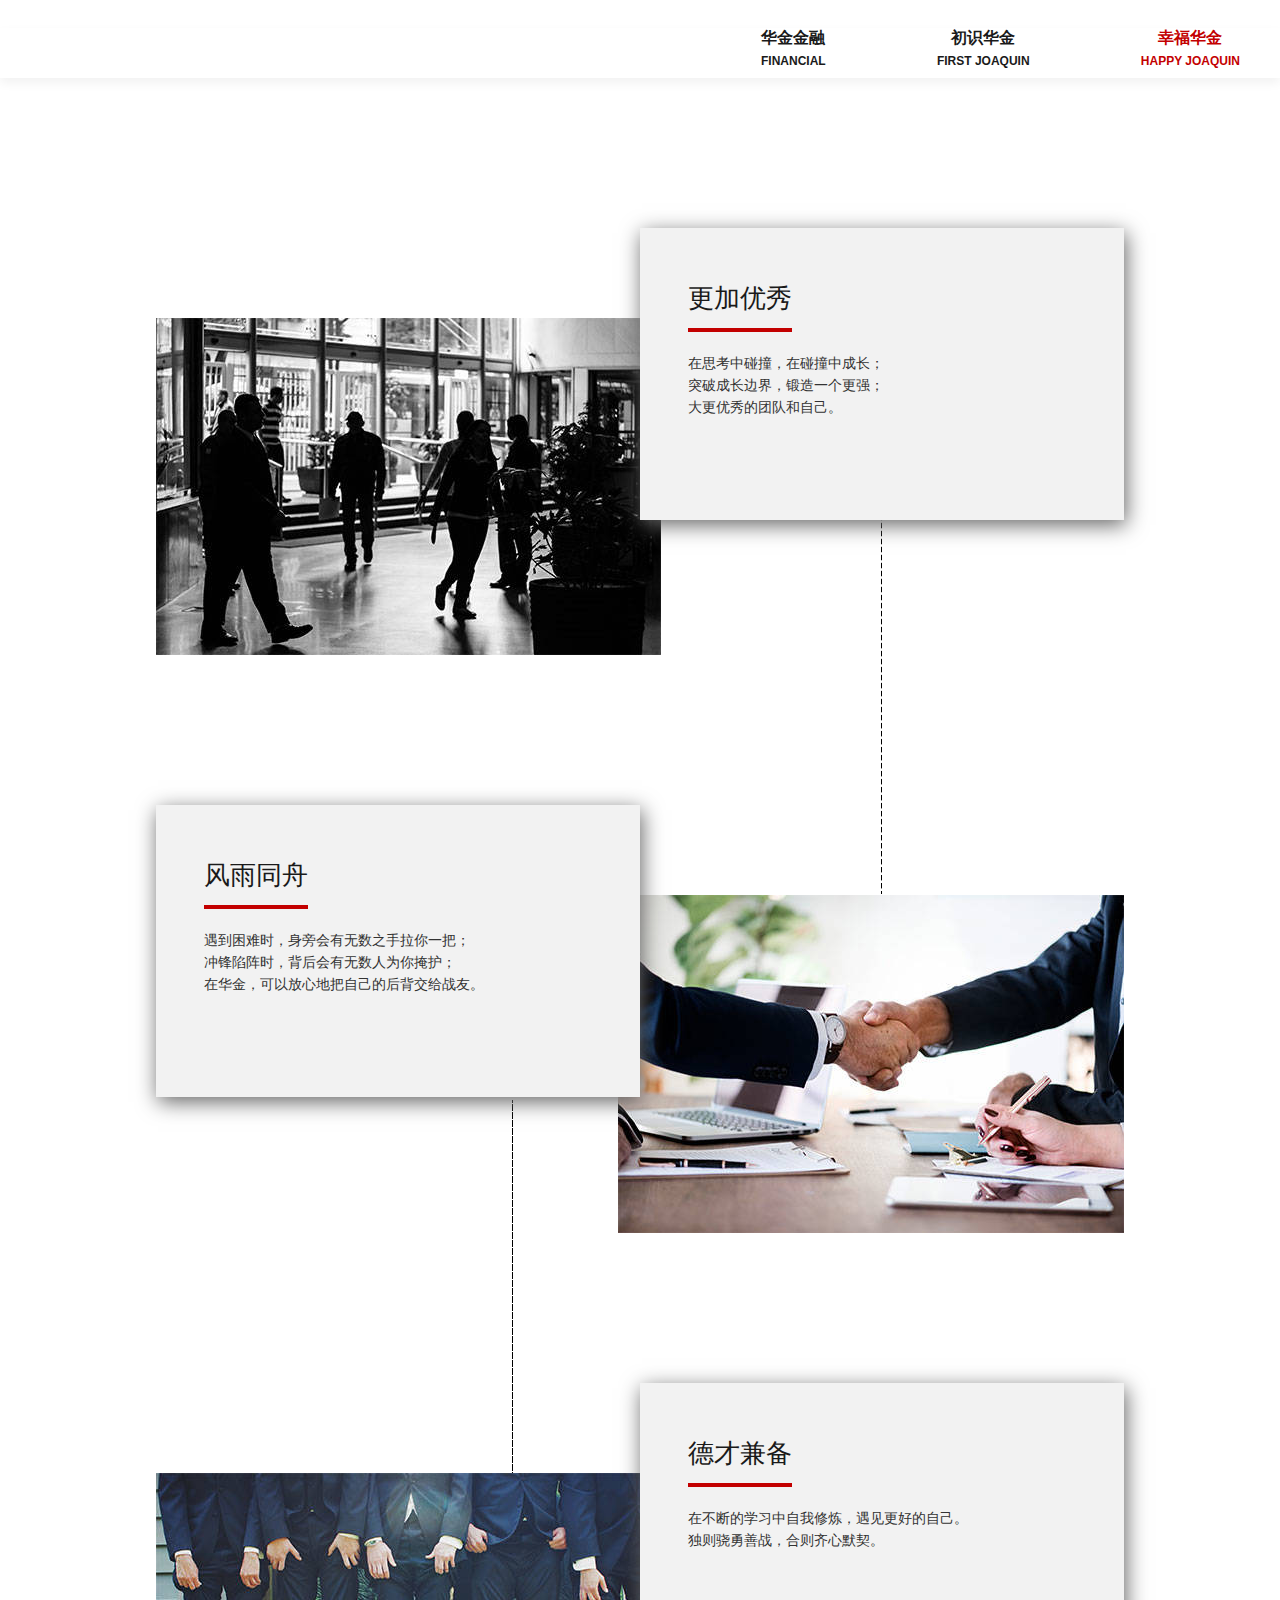
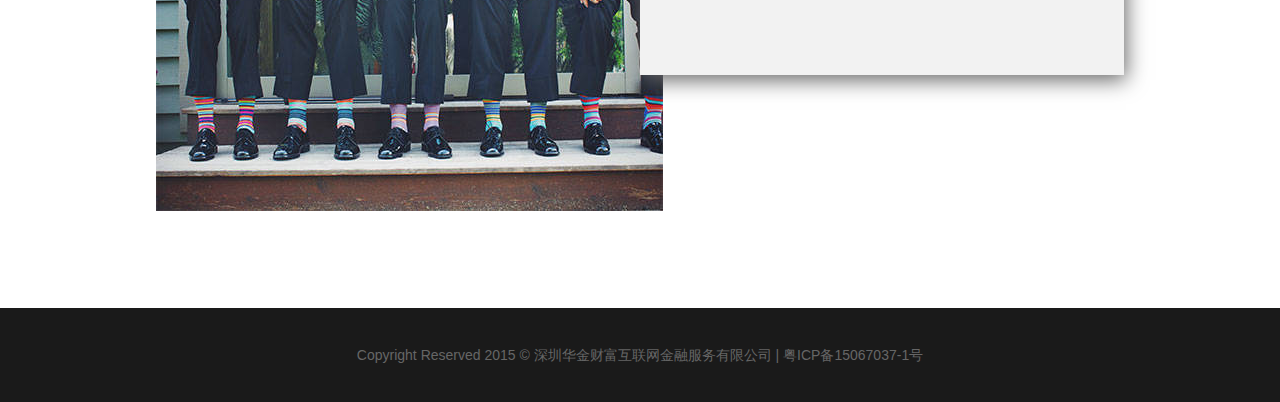
<file: join-us-xingfuhuajin.html>
<!doctype html>
<html lang="en">
<head>
    <meta charset="UTF-8">
    <title>幸福华金</title>
    <link rel="stylesheet" type="text/css" href="css/reset.css">
    <link rel="stylesheet" type="text/css" href="css/join-xingfuhuajin.css">
</head>
<body>
<!-- 头部 -->
    <div class="nav_f">
        <div class="nav w1200 clearfix">
            <div class="nav_text">
                <ul class="fr">
                    <li>
                        <a href="join-us.html"><h2>华金金融</h2></a>
                        <a href="join-us.html"><h3>Financial</h3></a>
                    </li>
                </ul>
                <ul class="fr">
                    <li>
                        <a href="join-chushihuajin.html"><h2>初识华金</h2></a>
                        <a href="join-chushihuajin.html"><h3>First Joaquin</h3></a>
                    </li>
                </ul>
                <ul class="fr">
                    <li>
                        <a href="#"><h2>幸福华金</h2></a>
                        <a href="#"><h3>Happy Joaquin</h3></a>
                    </li>
                </ul>
            </div>
        </div>
    </div>
<!--     <div class="small_nav">
        <div class="small_nav_txt w1200">
            <a href="#"><h2>工作在华金</h2></a>
            <a href="#"><h2>成长在华金</h2></a>
            <a href="#"><h2>欢聚在华金</h2></a>
        </div>
    </div -->
<!-- body -->
    <div class="join_con">
        <div class="join_con_1 w968 clearfix">
            <div class="join_con1 clearfix">
                <img src="images/join-us-img4.jpg" class="fl">
                <div class="join_con1_text fr">
                    <h4>更加优秀</h4>
                    <p>在思考中碰撞，在碰撞中成长；<br/>
                    突破成长边界，锻造一个更强；<br/>
                    大更优秀的团队和自己。</p>
                </div>
            </div>
            <div class="join_con2 clearfix">
                <img src="images/join-us-img5.jpg" class="fr">
                <div class="join_con2_text fl">
                    <h4>风雨同舟</h4>
                    <p>遇到困难时，身旁会有无数之手拉你一把；<br/>
                    冲锋陷阵时，背后会有无数人为你掩护；<br/>
                    在华金，可以放心地把自己的后背交给战友。</p>
                </div>
            </div>
            <div class="join_con3 clearfix">
                <img src="images/join-us-img6.jpg" class="fl">
                <div class="join_con3_text fr">
                    <h4>德才兼备</h4>
                    <p>在不断的学习中自我修炼，遇见更好的自己。<br/>
                    独则骁勇善战，合则齐心默契。</p>
                </div>
            </div>
        </div>
    </div>
<!-- 尾部 -->
    <div class="fot">
        <span>Copyright Reserved 2015 © 深圳华金财富互联网金融服务有限公司 | 粤ICP备15067037-1号</span>
    </div>
</body>
</html>
</file>
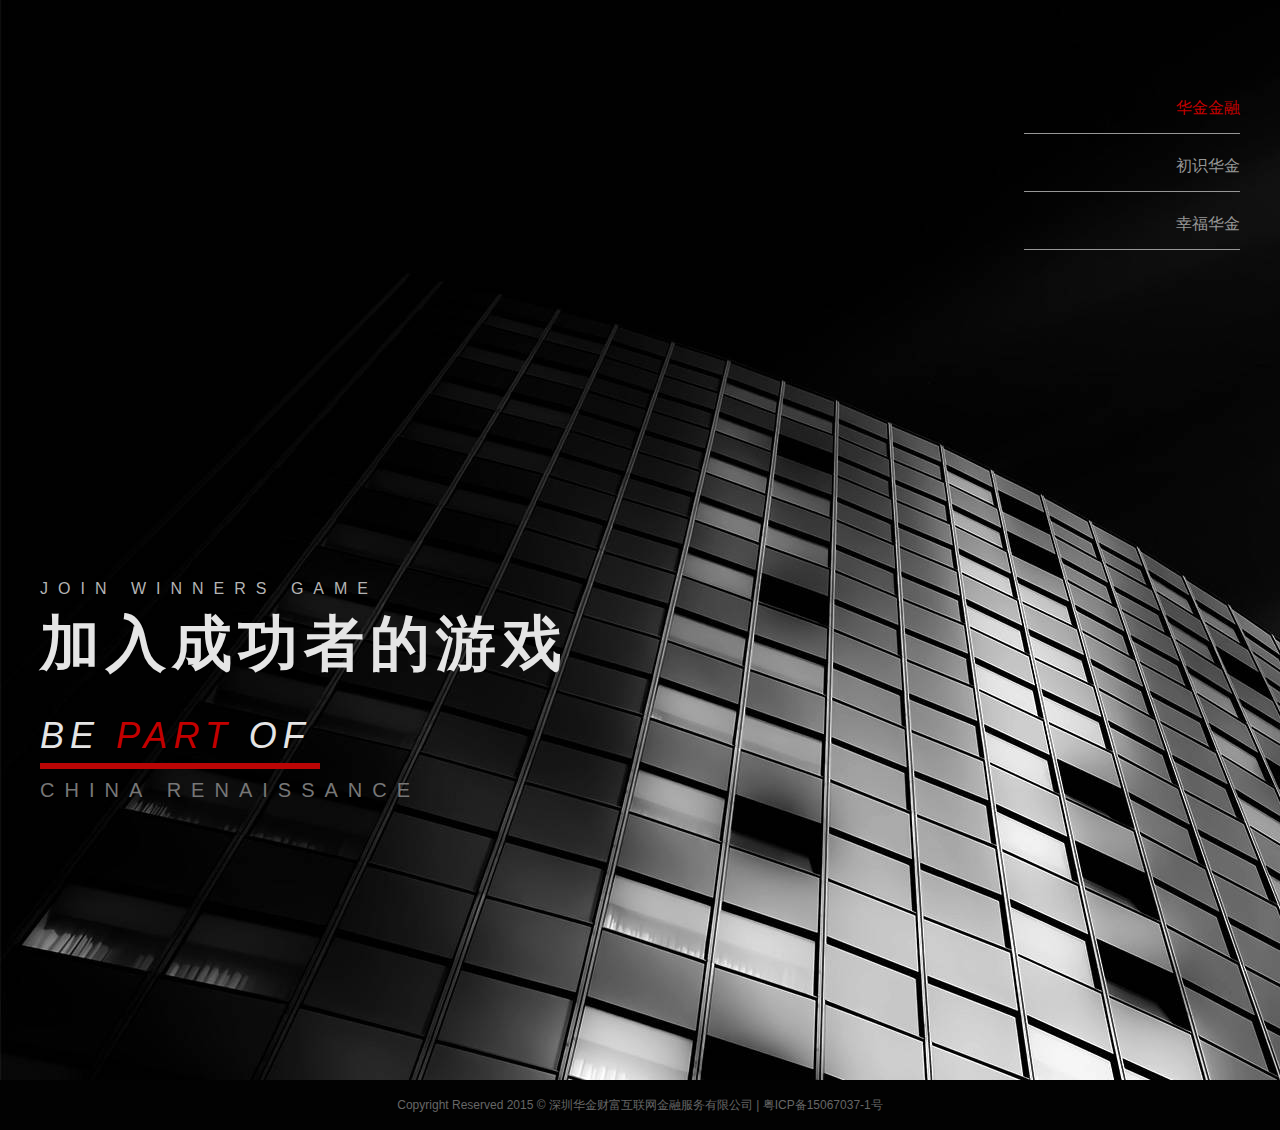
<file: join-us.html>
<!doctype html>
<html lang="en">
<head>
    <meta charset="UTF-8">
    <title>华金金融</title>
    <link rel="stylesheet" type="text/css" href="css/reset.css">
    <link rel="stylesheet" type="text/css" href="css/join.css">
</head>
<body>

    <div class="banner">
        <div class="zi w1200 clearfix">
            <div class="zuo fl">
                <h1>JOIN WINNERS GAME</h1>
                <h2>加入成功者的游戏</h2>
                <h3>BE <span>PART</span> OF</h3>
                <h4>CHINA RENAISSANCE</h4>
            </div>
            <div class="you fr">
                <a href="join-us.html"><h1>华金金融</h1></a>
                <a href="join-chushihuajin.html"><h3>初识华金</h3></a>
                <a href="join-us-xingfuhuajin.html"><h4>幸福华金</h4></a>
            </div>
        </div>
    </div>

    <div class="footer clearfix">
        <div class="footer w1200">
            <p>Copyright Reserved 2015 © 深圳华金财富互联网金融服务有限公司 | 粤ICP备15067037-1号</p>
        </div>
    </div>
</body>
</html>
</file>
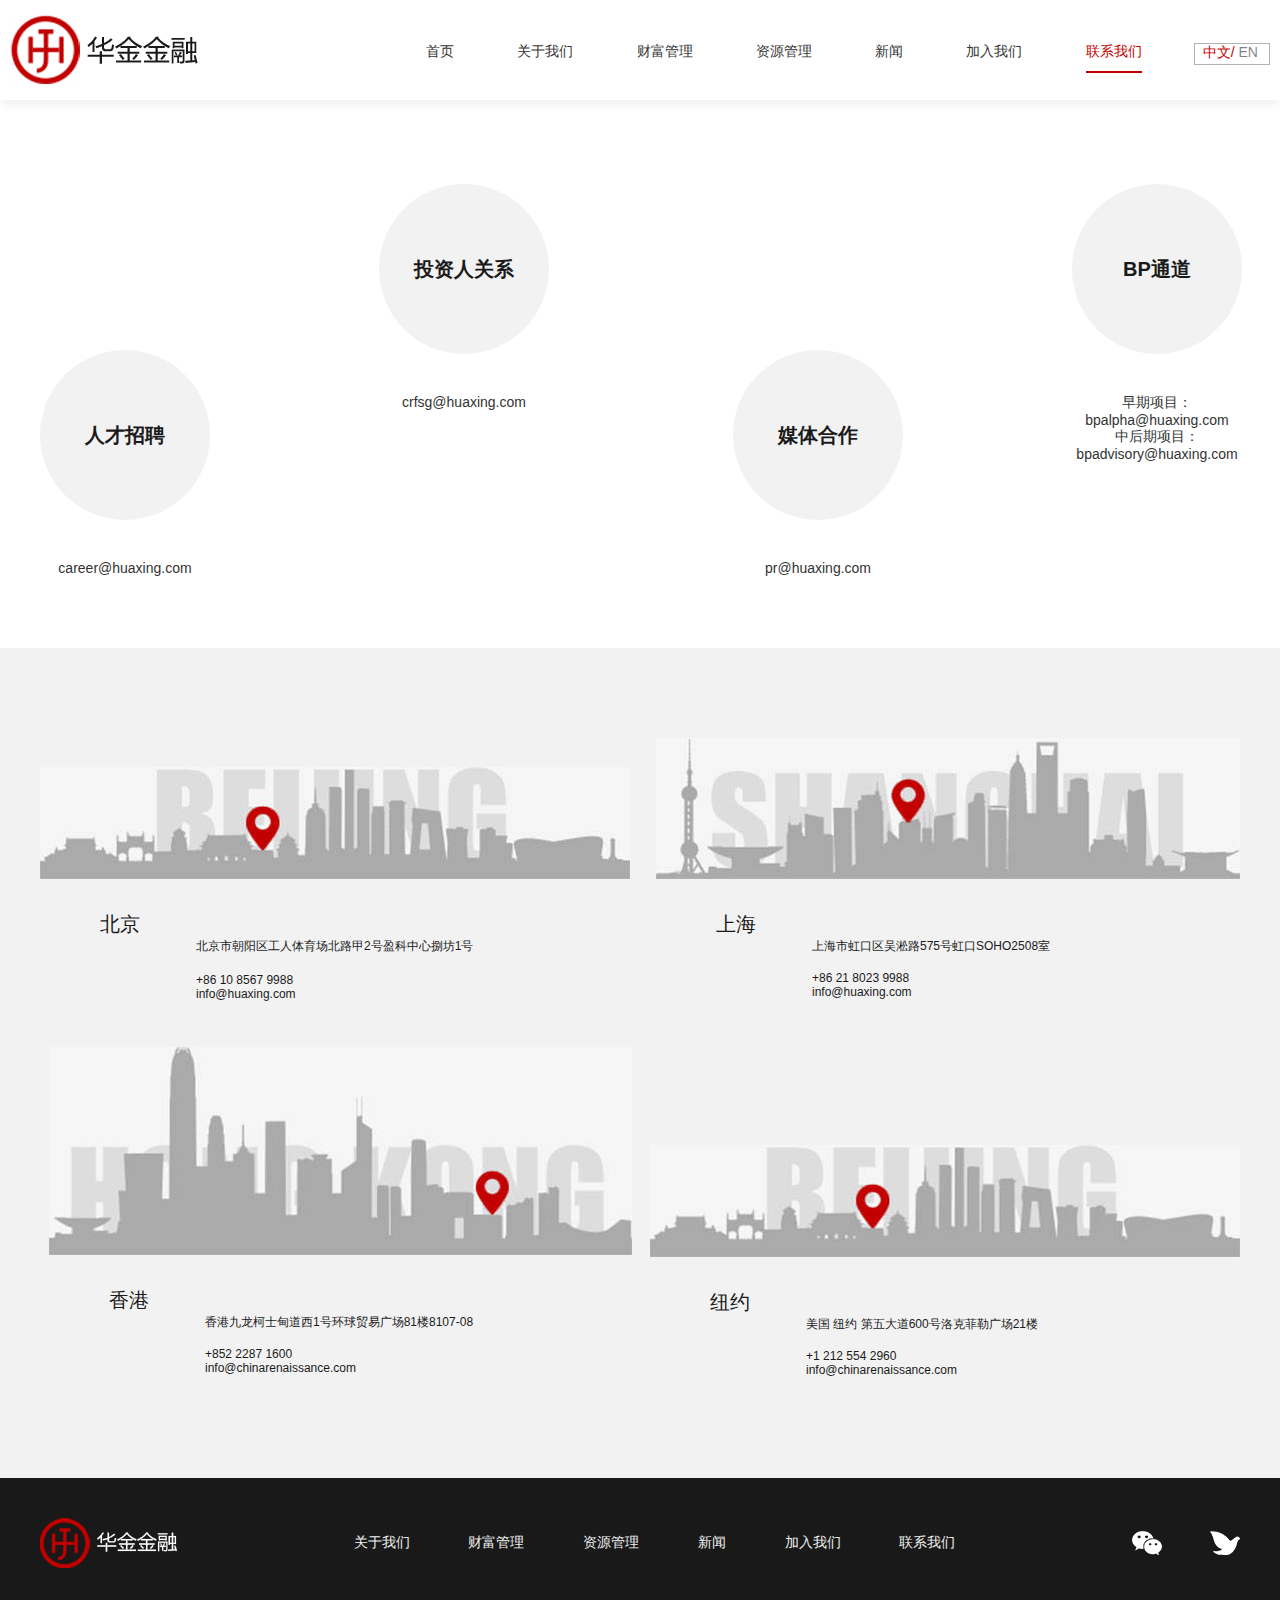
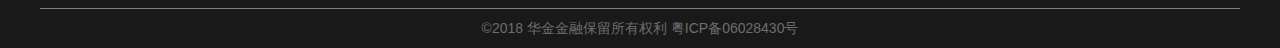
<file: lianxiwomen.html>
<!doctype html>
<html lang="en">
<head>
    <meta charset="UTF-8">
    <title>联系我们</title>
    <link rel="stylesheet" type="text/css" href="css/reset.css">
    <link rel="stylesheet" type="text/css" href="css/public.css">
    <link rel="stylesheet" type="text/css" href="css/lianxiwomen.css">
</head>
<body>
<!-- 头部 -->
    <div class="header">
        <div class="nav w1760 clearfix">
            <div class="logo fl"><img src="images/logo.png"></div>
            <div class="nav_text fr">
                <div class="nav_text_left">
                    <a href="index.html">首页</a>
                    <a href="about-us.html">关于我们</a>
                    <a href="caifuguanli.html">财富管理</a>
                    <a href="ziyuanguanli.html">资源管理</a>
                    <a href="news.html">新闻</a>
                    <a href="join-us.html" target="_blank">加入我们</a>
                    <a href="lianxiwomen.html">联系我们</a>
                </div>
                <div class="nav_text_right fr">
                    <a href="#">中文/</a>
                    <a href="#">EN</a>
                </div>
            </div>
        </div>
    </div>

<!-- zhuti -->
    <div class="f_con w1200">
        <div class="f_con1">
            <h3>人才招聘</h3>
            <span>career@huaxing.com</span>
        </div>
        <div class="f_con2">
            <h3>投资人关系</h3>
            <span>crfsg@huaxing.com</span>
        </div>
        <div class="f_con3">
            <h3>媒体合作</h3>
            <span>pr@huaxing.com</span>
        </div>
        <div class="f_con4">
            <h3>BP通道</h3>
            <span>          早期项目：<br/>
            bpalpha@huaxing.com<br/>
            中后期项目：<br/>
            bpadvisory@huaxing.com</span>
        </div>
    </div>

<!-- dingwei -->
    <div class="second">
        <div class="w1200 clearfix">
            <div class="sec_1 fl">
                <img src="images/call-us-img1.jpg">
                <h4>北京</h4>
                <p>北京市朝阳区工人体育场北路甲2号盈科中心捌坊1号</p>　
                <p>+86 10 8567 9988<br/>
                info@huaxing.com</p>
            </div>
            <div class="sec_2 fr">
                <img src="images/call-us-img2.jpg">
                <h4>上海</h4>
                <p>上海市虹口区吴淞路575号虹口SOHO2508室</p><br/>  
                <p>+86 21 8023 9988<br/>
                info@huaxing.com</p>
            </div>
            <div class="sec_4 fr">
                <img src="images/call-us-img4.jpg">
                <h4>纽约</h4>
                <p>美国 纽约 第五大道600号洛克菲勒广场21楼</p><br/> 
                <p>+1 212 554 2960<br/>
                info@chinarenaissance.com</p>
            </div>
            <div class="sec_3 fr">
                <img src="images/call-us-img3.jpg">
                <h4>香港</h4>
                <p>香港九龙柯士甸道西1号环球贸易广场81楼8107-08</p><br/>  
                <p>+852 2287 1600<br/>
                info@chinarenaissance.com</p>
            </div>
        </div>
    </div>


<!-- 尾部 -->
    <div class="footer clearfix">
        <div class="footer_all w1200">
            <div class="logo-1 fl"><img src="images/logo-1.png"></div>
            <div class="footer_text">
                <a href="about-us.html">关于我们</a>
                <a href="caifuguanli.html">财富管理</a>
                <a href="ziyuanguanli.html">资源管理</a>
                <a href="news.html">新闻</a>
                <a href="join-us.html">加入我们</a>
                <a href="lianxiwomen.html">联系我们</a>
            </div>
            <div class="footer_img fr">
                <img src="images/vx.png">
                <img src="images/gezi.png">   
            </div> 
        </div>
        <div>
            <span>©2018 华金金融保留所有权利 粤ICP备06028430号</span>
        </div>
    </div>   
</body>
</html>
</file>
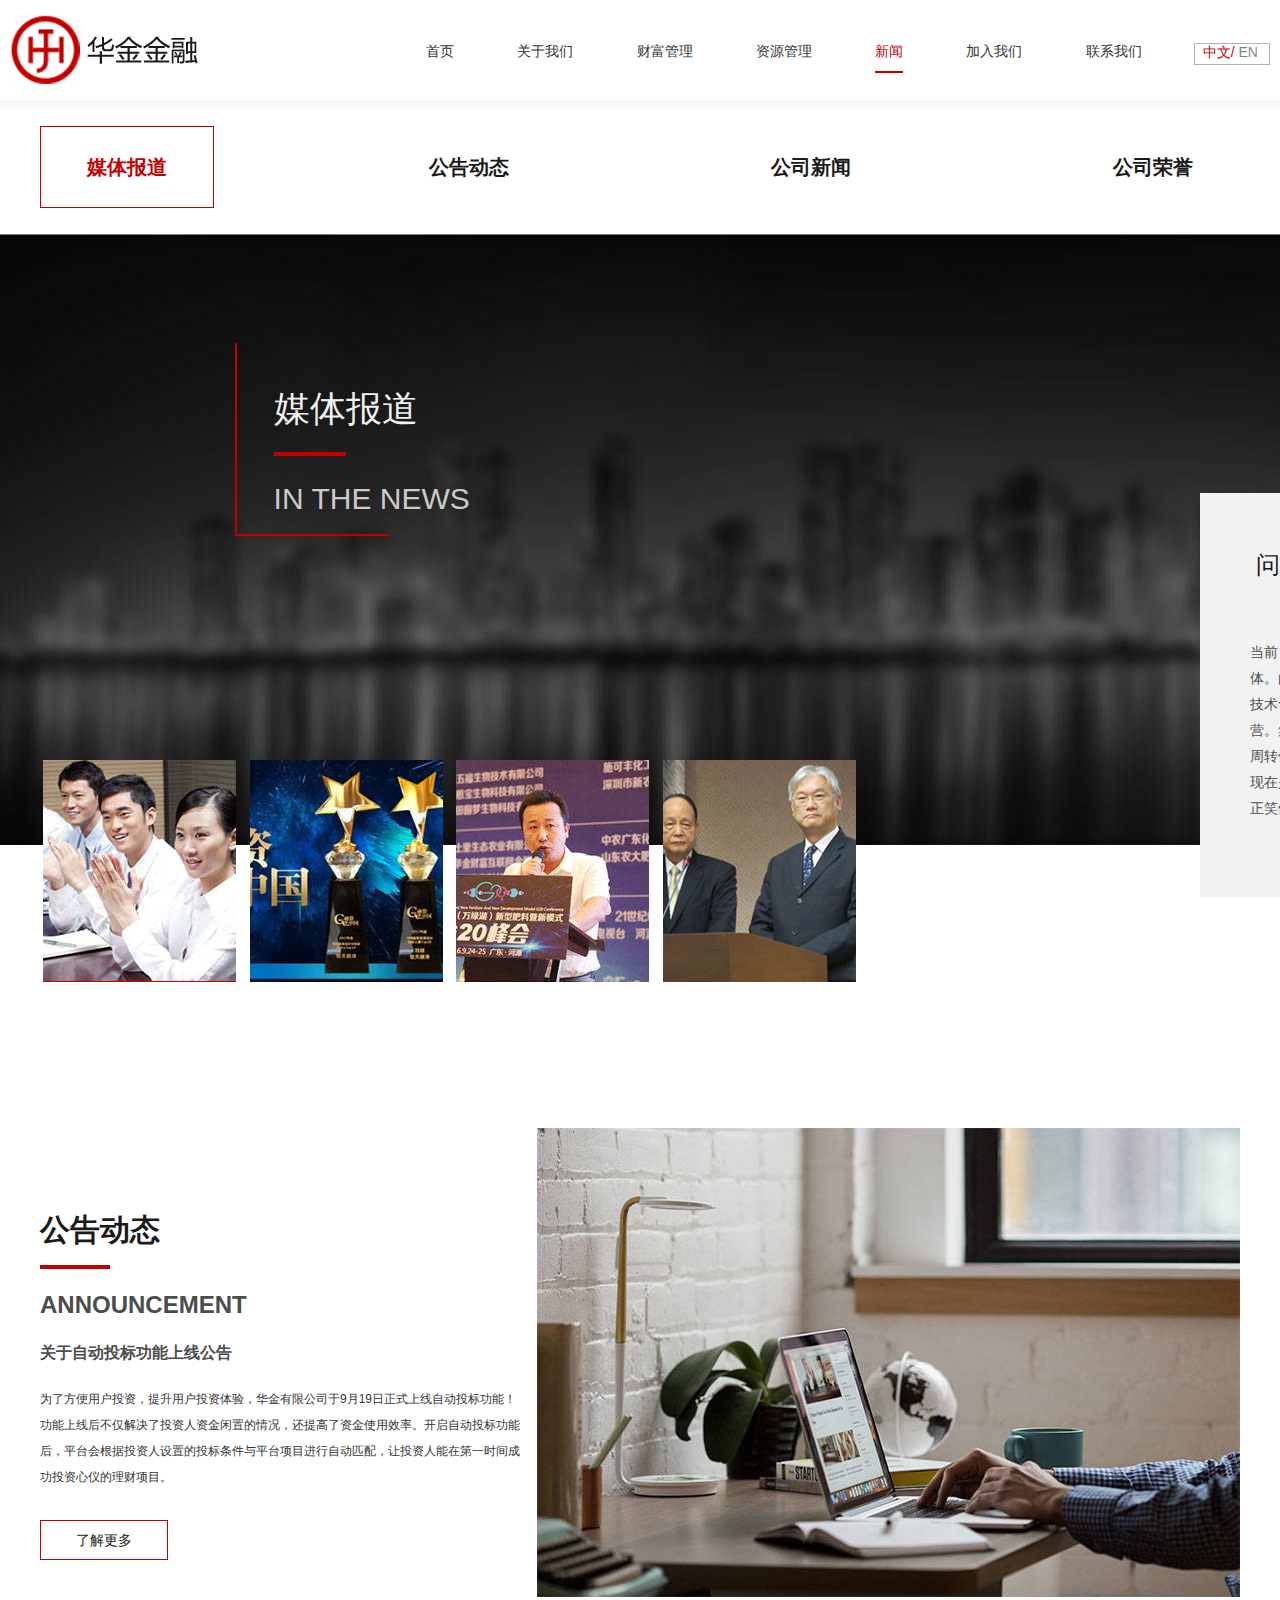
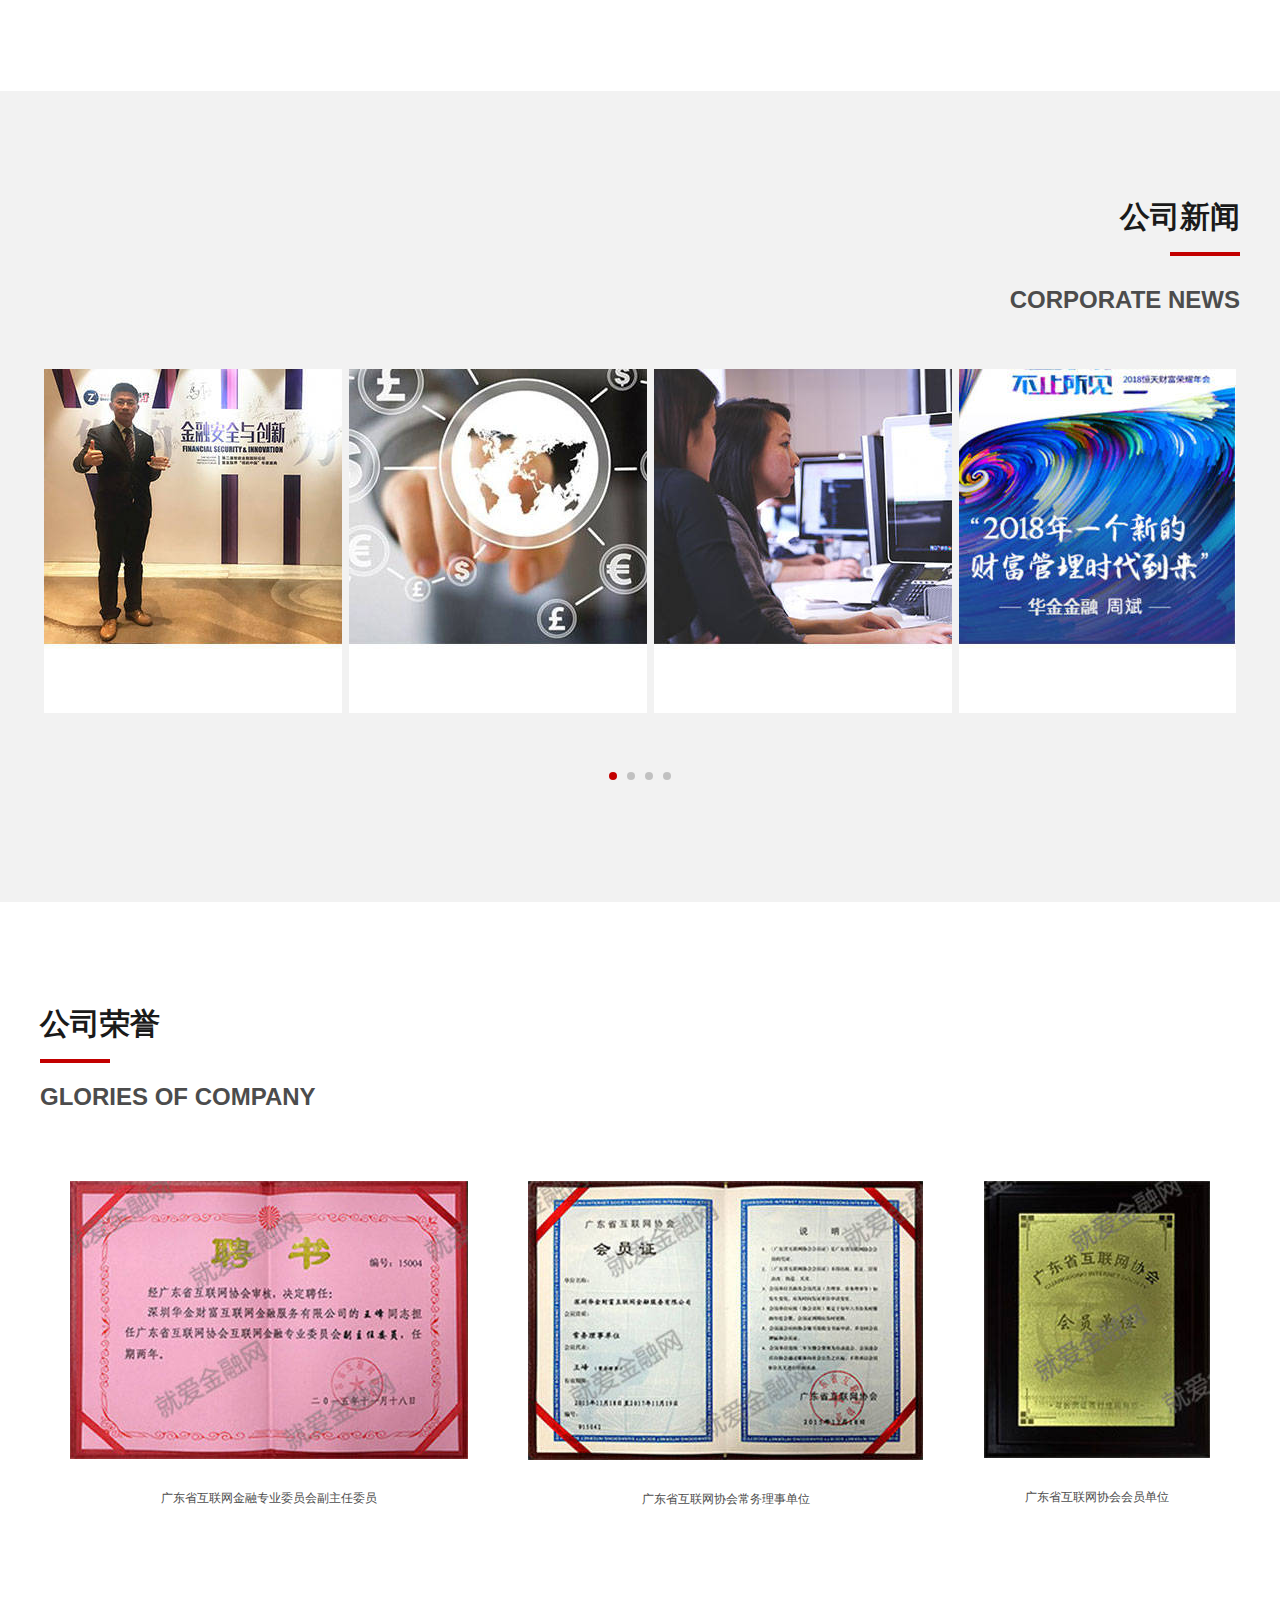
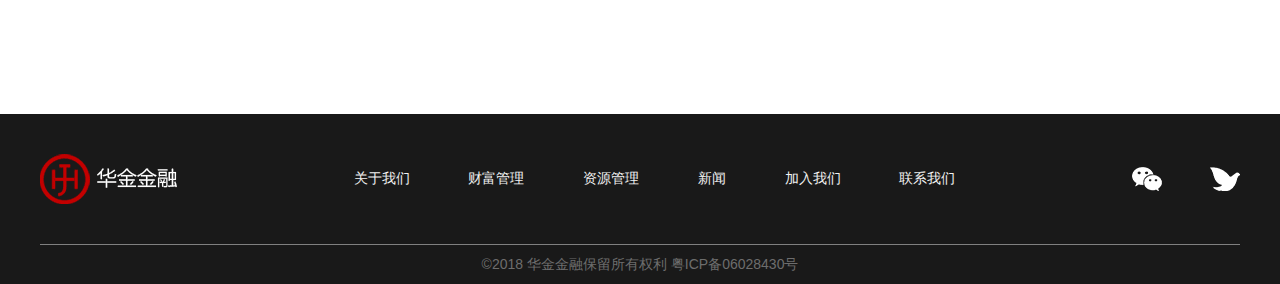
<file: news.html>
<!doctype html>
<html lang="en">
<head>
    <meta charset="UTF-8">
    <title>新闻页</title>
    <meta name="viewport" content="width=device-width, initial-scale=1, minimum-scale=1, maximum-scale=1">
    <link rel="stylesheet" type="text/css" href="css/reset.css">
    <link rel="stylesheet" type="text/css" href="css/public.css">
    <link rel="stylesheet" type="text/css" href="css/news.css">
    <link rel="stylesheet" href="swiper/swiper.css">
    <style type="text/css">
      .swiper-pagination-bullet-active {
      background: #c30000;
    }
    </style>
</head>
<body>
<!-- 头部 -->
    <div class="header">
        <div class="nav w1760 clearfix">
            <div class="logo fl"><img src="images/logo.png"></div>
            <div class="nav_text fr">
                <div class="nav_text_left">
                    <a href="index.html">首页</a>
                    <a href="about-us.html">关于我们</a>
                    <a href="caifuguanli.html">财富管理</a>
                    <a href="ziyuanguanli.html">资源管理</a>
                    <a href="news.html">新闻</a>
                    <a href="join-us.html" target="_blank">加入我们</a>
                    <a href="lianxiwomen.html">联系我们</a>
                </div>
                <div class="nav_text_right fr">
                    <a href="#">中文/</a>
                    <a href="#">EN</a>
                </div>
            </div>
        </div>
    </div>
<!-- erjidaohang  -->
        <div class="small_nav_txt w1200">
            <a href="#"><h2>媒体报道</h2></a>
            <a href="#gong"><h2>公告动态</h2></a>
            <a href="#new"><h2>公司新闻</h2></a>
            <a href="#honner"><h2>公司荣誉</h2></a> 
        </div> 
<!-- banner -->
    <div class="banner">
        <div class="banner_text w1200 clearfix">
            <div class="left fl">
                <h3>媒体报道</h3>
                <div class="xian1"></div>
                <h4>IN THE NEWS</h4>
            </div>
            <div class="right fr">
                  <a href="#"><h2>了解更多</h2></a>
                  <div class="bg">
                    <h4>问诊农村金融：哪些药<br/>方行得通？</h4>
                    <p>当前，农民依然是产业链端收益最低的群体。由于天灾、供需不对称、农业风险、技术含量低、品质输出不稳定、分散经营。集约化程度低等多种问题，农村资金周转依然紧缺，农村金融大有可为。都说现在是农村金融的黄金时代，但有谁能真正笑傲群雄？</p>
                  </div>
            </div>
            <div class="jiaohu">
              <div class="pic1">
                <a href="#"><img src="images/news-img-1.jpg" class="n-1">
                <img src="images/news-1.jpg" class="n-2"></a>
              </div>
              <div class="pic1">
                <a href="#"><img src="images/news-img-2.jpg" class="n-1">
                <img src="images/news-2.jpg" class="n-2"></a>
              </div>
              <div class="pic1">
                <a href="#"><img src="images/news-img-3.jpg" class="n-1">
                <img src="images/news-3.jpg" class="n-2"></a>
              </div>
              <div class="pic1">
                <a href="#"><img src="images/news-img-4.jpg" class="n-1">
                <img src="images/news-4.jpg" class="n-2"></a>
              </div>     
            </div>        
        </div>
    </div>
<!-- gonggaodongtai -->
    <div class="gonggao w1200 clearfix" id="gong">
        <div class="gonggao_text fl">
            <h3>公告动态</h3>
            <div class="xian"></div>
            <h4>ANNOUNCEMENT</h4>
            <h5>关于自动投标功能上线公告</h5>
            <p>为了方便用户投资，提升用户投资体验，华金有限公司于9月19日正式上线自动投标功能！<br/>功能上线后不仅解决了投资人资金闲置的情况，还提高了资金使用效率。开启自动投标功能<br/>后，平台会根据投资人设置的投标条件与平台项目进行自动匹配，让投资人能在第一时间成<br/>功投资心仪的理财项目。
            </p>
            <a href="gonggao.html">了解更多</a>
        </div>
        <div class="gonggao_img fr">
            <img src="images/news-ann.jpg">
        </div>
    </div>


<!-- swiper -->
<div class="tird" id="new">
 <div class="swiper-container w1200">
      <div class="swi">
          <h3>公司新闻</h3>
          <div class="hongxian"></div>
          <h4>CORPORATE NEWS</h4>
      </div>
    <div class="swiper-wrapper">
      <div class="swiper-slide">
          <img src="images/news-cor1.jpg">
          <img src="images/news-cor2.jpg">
          <img src="images/news-cor3.jpg">
          <img src="images/news-cor4.jpg">
      </div>
      <div class="swiper-slide">
          <img src="images/news-cor1.jpg">
          <img src="images/news-cor2.jpg">
          <img src="images/news-cor3.jpg">
          <img src="images/news-cor4.jpg">
      </div>
      <div class="swiper-slide">
          <img src="images/news-cor1.jpg">
          <img src="images/news-cor2.jpg">
          <img src="images/news-cor3.jpg">
          <img src="images/news-cor4.jpg">
      </div>
      <div class="swiper-slide">
          <img src="images/news-cor1.jpg">
          <img src="images/news-cor2.jpg">
          <img src="images/news-cor3.jpg">
          <img src="images/news-cor4.jpg">
      </div>
    </div>
    <!-- Add Pagination -->
    <div class="swiper-pagination"></div>
  </div>
</div>
<!-- company honner -->
    <div class="honner w1200" id="honner">
        <div class="honner_top">
            <h3>公司荣誉</h3>
            <div class="nedxian"></div>
            <h4>GLORIES OF COMPANY</h4>
        </div>
        <div class="honner_end">
            <ul><li>
                <img src="images/honor1.jpg">
                <span>广东省互联网金融专业委员会副主任委员</span>
            </li></ul>
            <ul><li>
                <img src="images/honor2.jpg">
                <span>广东省互联网协会常务理事单位</span>
            </li></ul>
            <ul><li>
                <img src="images/honor3.jpg">
                <span>广东省互联网协会会员单位</span>
            </li></ul>
        </div>
    </div>


<!-- 尾部 -->
    <div class="footer clearfix">
        <div class="footer_all w1200">
            <div class="logo-1 fl"><img src="images/logo-1.png"></div>
            <div class="footer_text">
                <a href="about-us.html">关于我们</a>
                <a href="caifuguanli.html">财富管理</a>
                <a href="ziyuanguanli.html">资源管理</a>
                <a href="news.html">新闻</a>
                <a href="join-us.html">加入我们</a>
                <a href="lianxiwomen.html">联系我们</a>
            </div>
            <div class="footer_img fr">
                <img src="images/vx.png">
                <img src="images/gezi.png">   
            </div> 
        </div>
        <div>
            <span>©2018 华金金融保留所有权利 粤ICP备06028430号</span>
        </div>
    </div>

  <!-- Swiper JS -->
  <script src="swiper/swiper.min.js"></script>

  <script language="javascript"> 
    var mySwiper = new Swiper('.swiper-container',{
      pagination : '.swiper-pagination',
        paginationClickable :true,
    })
  </script>
</body>
</html>
</file>
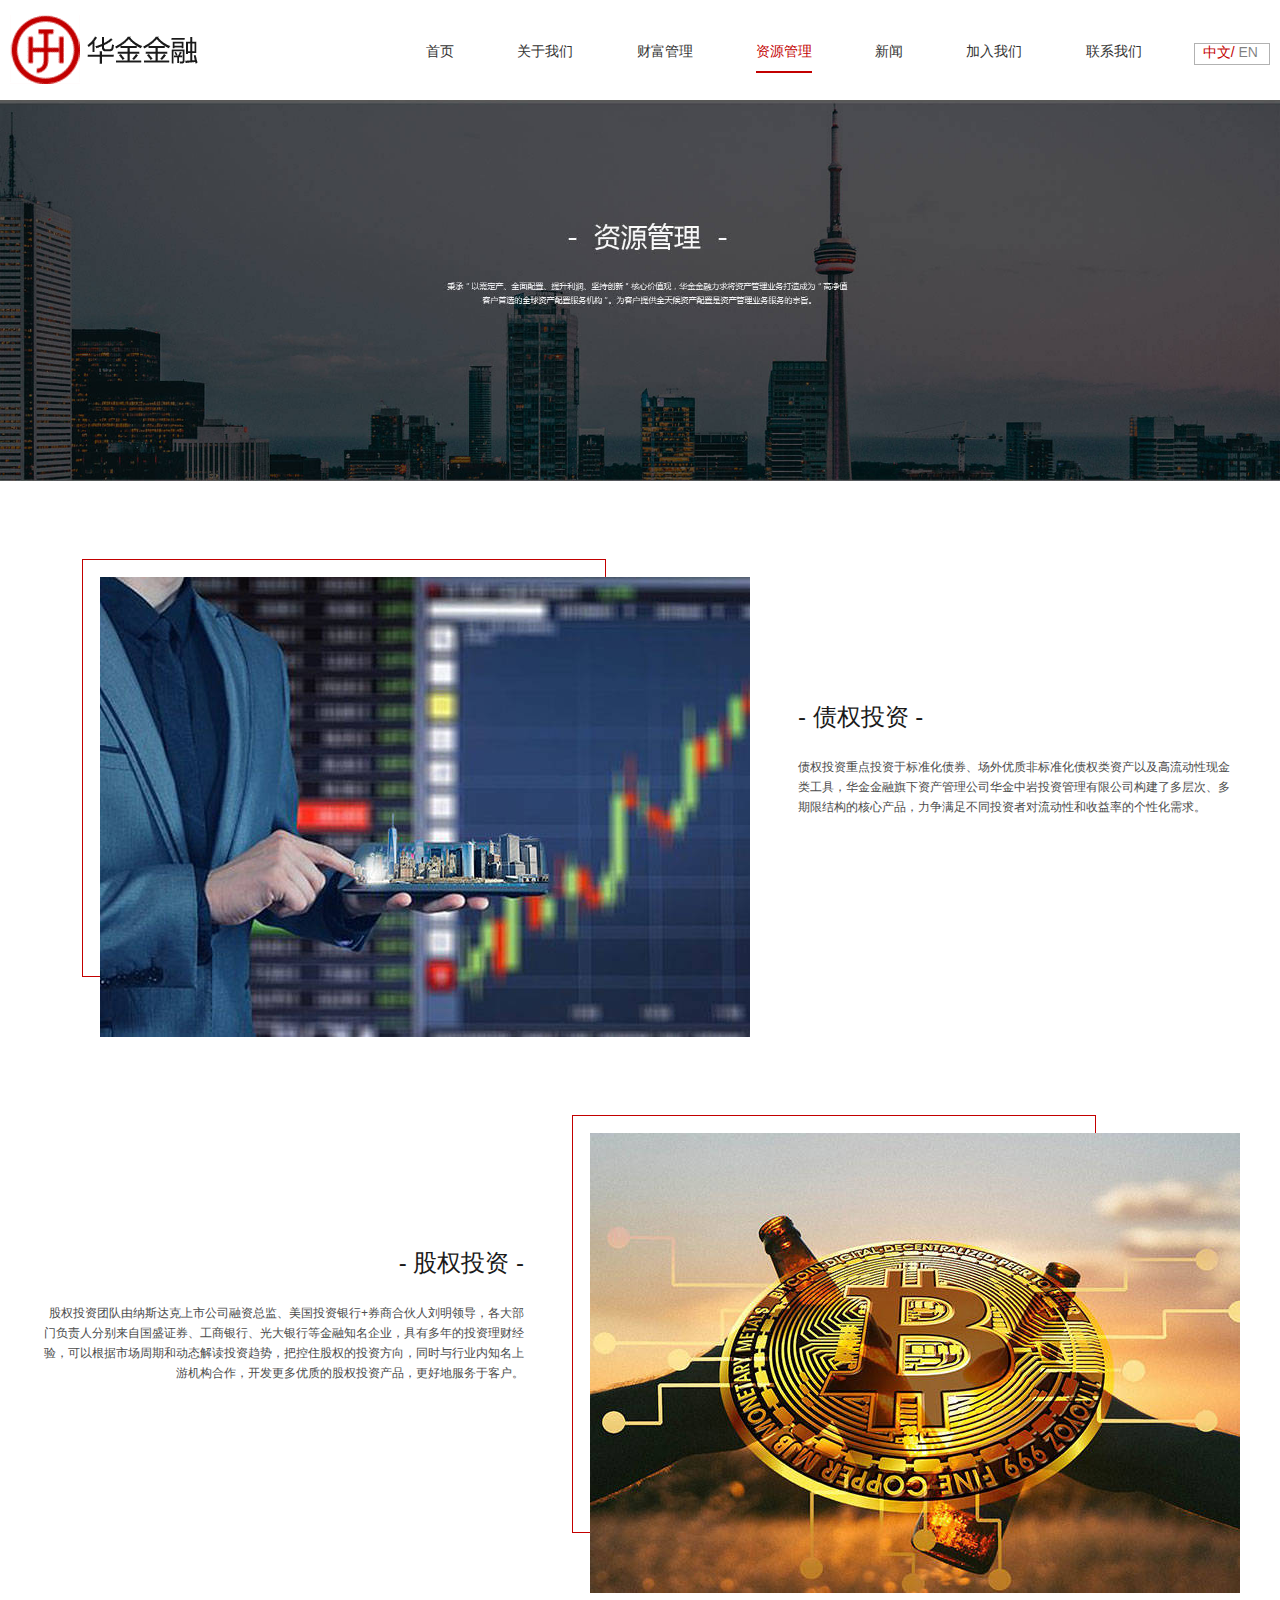
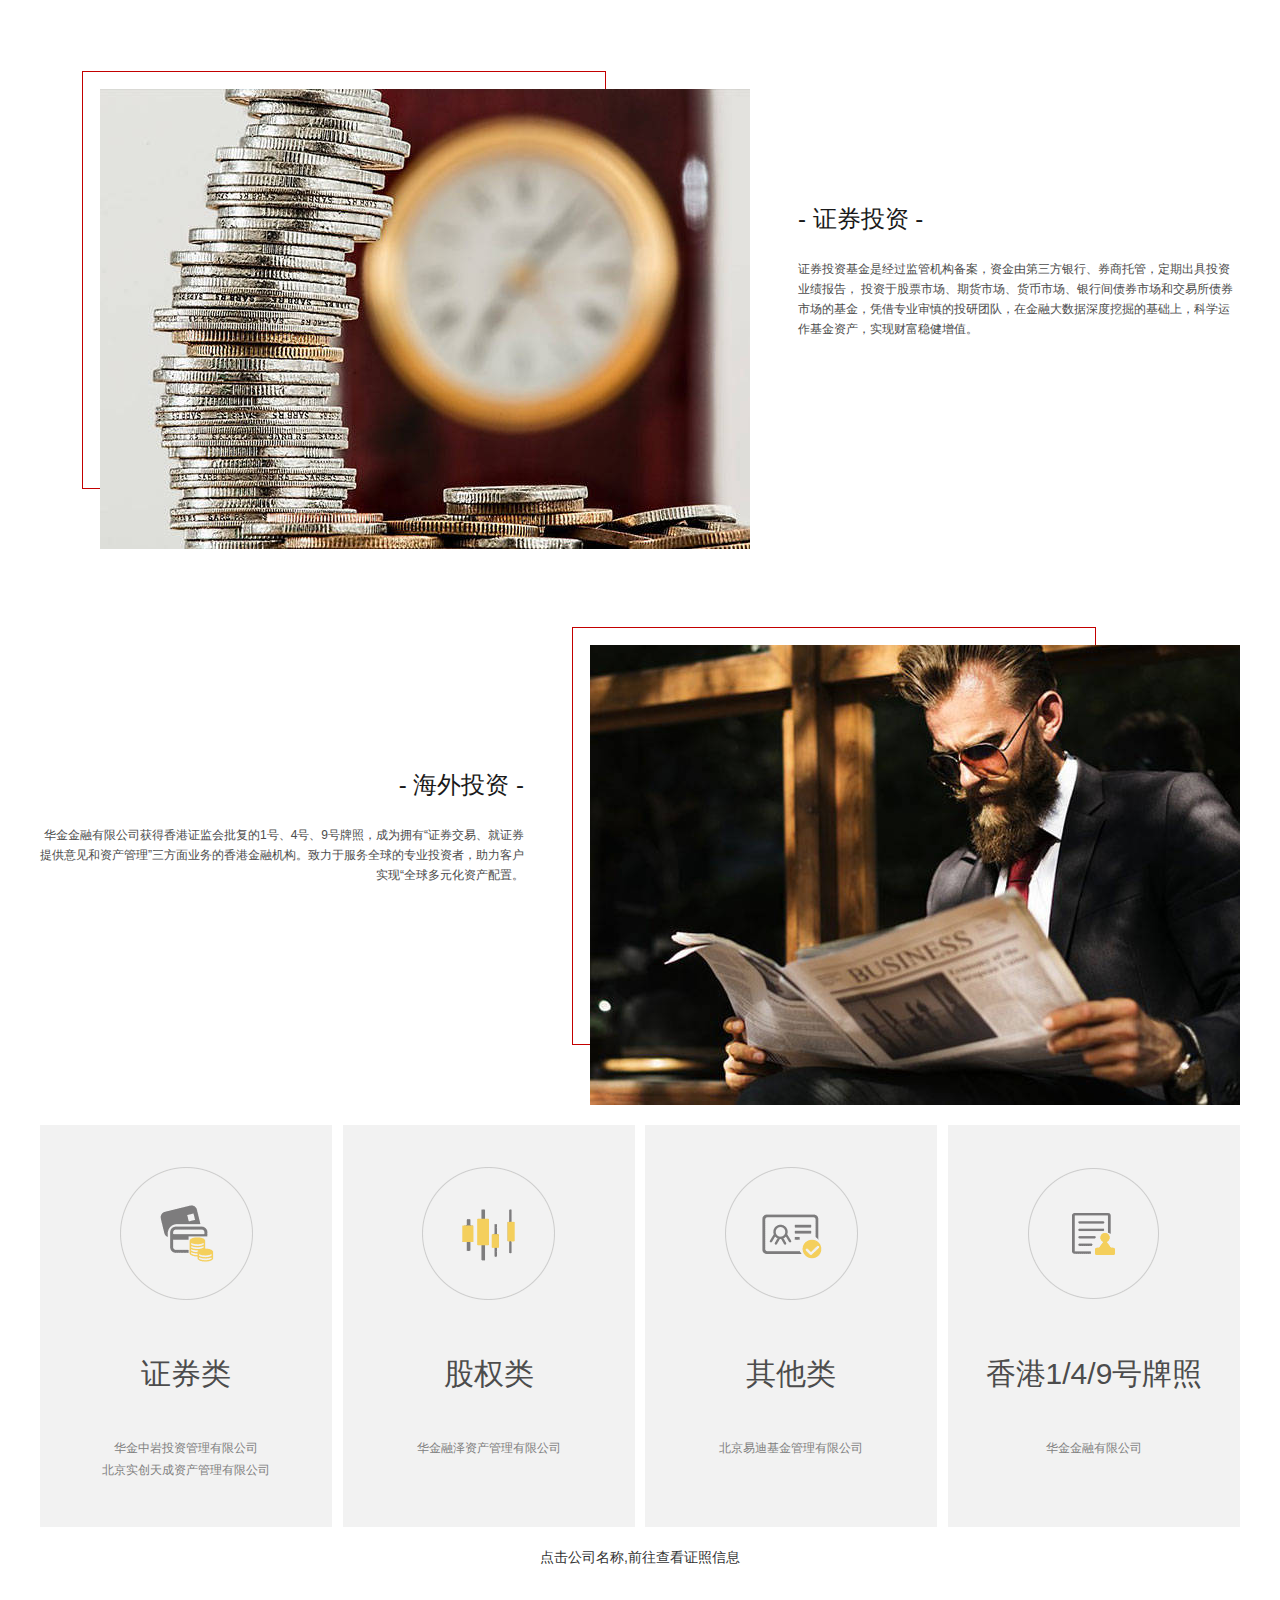
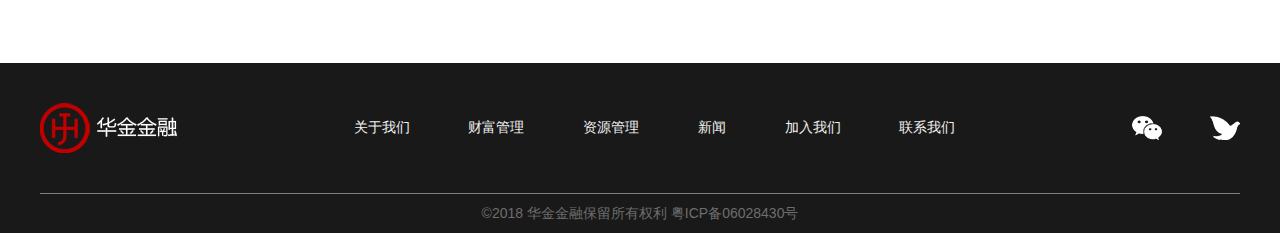
<file: ziyuanguanli.html>
<!doctype html>
<html lang="en">
<head>
    <meta charset="UTF-8">
    <title>资源管理</title>
    <link rel="stylesheet" type="text/css" href="css/reset.css">
    <link rel="stylesheet" type="text/css" href="css/public.css">
    <link rel="stylesheet" type="text/css" href="css/style-ziyuan.css">
</head>
<body>
<!-- 头部 -->
    <div class="header">
        <div class="nav w1760 clearfix">
            <div class="logo fl"><img src="images/logo.png"></div>
            <div class="nav_text fr">
                <div class="nav_text_left">
                    <a href="index.html">首页</a>
                    <a href="about-us.html">关于我们</a>
                    <a href="caifuguanli.html">财富管理</a>
                    <a href="ziyuanguanli.html">资源管理</a>
                    <a href="news.html">新闻</a>
                    <a href="join-us.html" target="_blank">加入我们</a>
                    <a href="lianxiwomen.html">联系我们</a>
                </div>
                <div class="nav_text_right fr">
                    <a href="#">中文/</a>
                    <a href="#">EN</a>
                </div>
            </div>
        </div>
    </div>



<!-- 主体 -->
    <div class="banner">
        <img src="images/ziyuanguanli-banner.jpg">
    </div>
    <div class="content w1200 clearfix">
        <div class="zhaiquan fl">
            <div class="img1"><img src="images/ziyuanguanli-img1.jpg"></div>    
            <div class="text1">
                <h4>- 债权投资 -</h4>
                <p>债权投资重点投资于标准化债券、场外优质非标准化债权类资产以及高流动性现金类工具，华金金融旗下资产管理公司华金中岩投资管理有限公司构建了多层次、多期限结构的核心产品，力争满足不同投资者对流动性和收益率的个性化需求。 </p>
            </div>    
        </div>
        <div class="guquan fr">
            
            <div class="text2">
                <h4>- 股权投资 -</h4>
                <p>股权投资团队由纳斯达克上市公司融资总监、美国投资银行+券商合伙人刘明领导，各大部门负责人分别来自国盛证券、工商银行、光大银行等金融知名企业，具有多年的投资理财经验，可以根据市场周期和动态解读投资趋势，把控住股权的投资方向，同时与行业内知名上游机构合作，开发更多优质的股权投资产品，更好地服务于客户。</p>
            </div>
            <div class="img2"><img src="images/ziyuanguanli-img2.jpg"></div>
        </div>
        <div class="zhengquan fl">
            <div class="img3"><img src="images/ziyuanguanli-img3.jpg"></div>        
            <div class="text3">
                <h4>- 证券投资 -</h4>
                <p>证券投资基金是经过监管机构备案，资金由第三方银行、券商托管，定期出具投资业绩报告， 投资于股票市场、期货市场、货币市场、银行间债券市场和交易所债券市场的基金，凭借专业审慎的投研团队，在金融大数据深度挖掘的基础上，科学运作基金资产，实现财富稳健增值。</p>
            </div>        
        </div>
        <div class="haiwai fr">
             
            <div class="text4">
                <h4>- 海外投资 -</h4>
                <p>华金金融有限公司获得香港证监会批复的1号、4号、9号牌照，成为拥有“证券交易、就证券提供意见和资产管理”三方面业务的香港金融机构。致力于服务全球的专业投资者，助力客户实现“全球多元化资产配置。</p>
            </div> 
            <div class="img4"><img src="images/ziyuanguanli-img4.jpg"></div>
        </div>
    </div>

<!-- 分类 -->
    <div class="forekuai w1200 clearfix">
        <div class="fore_icon">
            <div class="icon1 fl">
                <img src="images/license-01.png">
                <h3>证券类</h3>
                <p>华金中岩投资管理有限公司<br/>北京实创天成资产管理有限公司</p>
            </div>
            <div class="icon2 fl">
                <img src="images/license-02.png">
                <h3>股权类</h3>
                <p>华金融泽资产管理有限公司</p>
            </div>
            <div class="icon3 fr">
                <img src="images/license-03.png">
                <h3>其他类</h3>
                <p>北京易迪基金管理有限公司</p>
            </div>
            <div class="icon4 fr">
                <img src="images/license-04.png">
                <h3>香港1/4/9号牌照</h3>
                <p>华金金融有限公司</p>
            </div>
        </div>
        <div class="dianji">
            <span>点击公司名称,前往查看证照信息</span>
        </div>
    </div>
    
<!-- 尾部 -->
    <div class="footer clearfix">
        <div class="footer_all w1200">
            <div class="logo-1 fl"><img src="images/logo-1.png"></div>
            <div class="footer_text">
                <a href="about-us.html">关于我们</a>
                <a href="caifuguanli.html">财富管理</a>
                <a href="ziyuanguanli.html">资源管理</a>
                <a href="news.html">新闻</a>
                <a href="join-us.html">加入我们</a>
                <a href="lianxiwomen.html">联系我们</a>
            </div>
            <div class="footer_img fr">
                <img src="images/vx.png">
                <img src="images/gezi.png">   
            </div> 
        </div>
        <div>
            <span>©2018 华金金融保留所有权利 粤ICP备06028430号</span>
        </div>
    </div>    
</body>
</html>
</file>
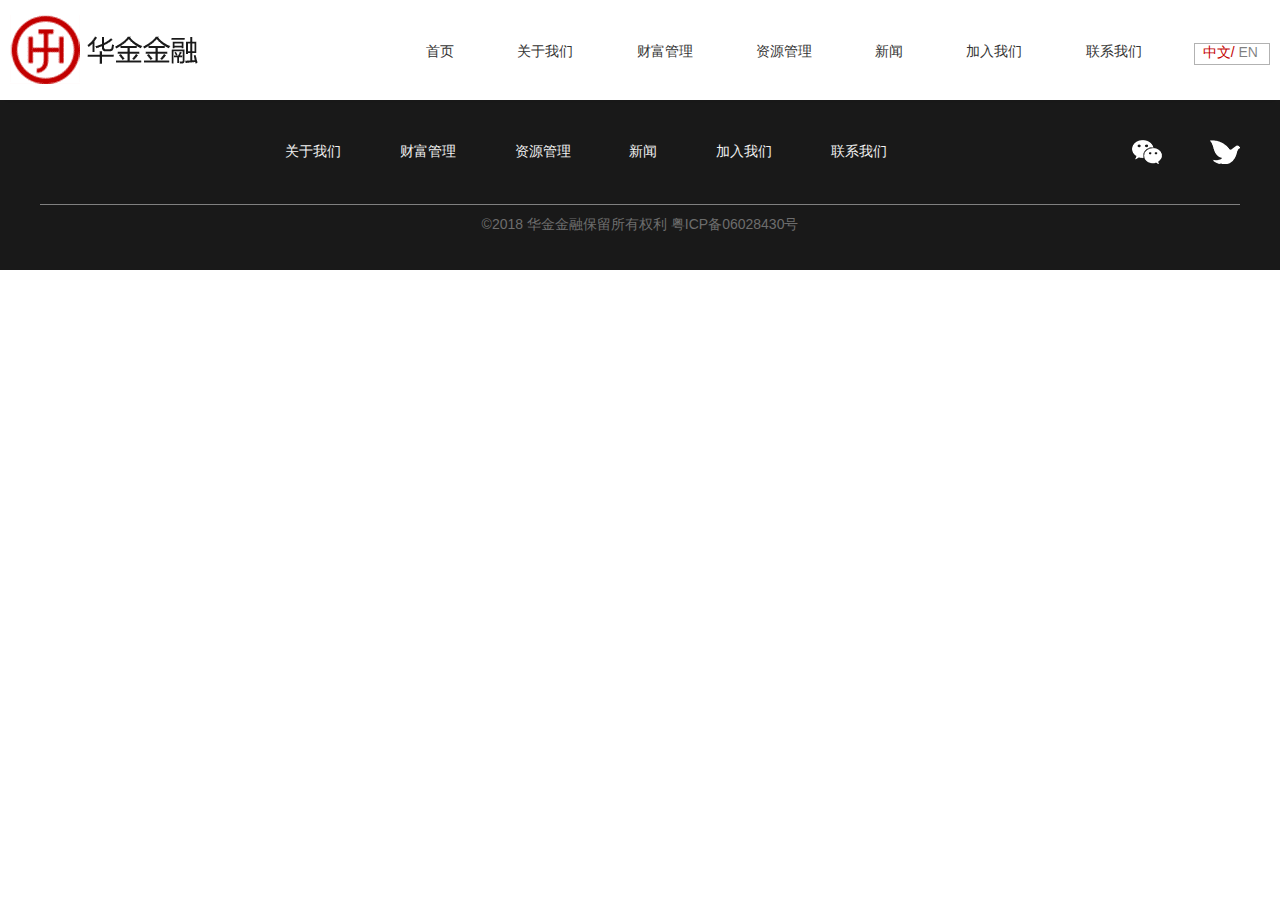
<file: 用不到.html>
<!doctype html>
<html lang="en">
<head>
    <meta charset="UTF-8">
    <title>头尾公用</title>
    <link rel="stylesheet" type="text/css" href="css/reset.css">
    <link rel="stylesheet" type="text/css" href="css/public.css">
</head>
<body>
<!-- 头部 -->
    <div class="header">
        <div class="nav w1760 clearfix">
            <div class="logo fl"><img src="images/logo.png"></div>
            <div class="nav_text fr">
                <div class="nav_text_left">
                    <a href="index.html">首页</a>
                    <a href="about-us.html">关于我们</a>
                    <a href="">财富管理</a>
                    <a href="ziyuanguanli.html">资源管理</a>
                    <a href="">新闻</a>
                    <a href="join-us.html">加入我们</a>
                    <a href="lianxiwomen.html">联系我们</a>
                </div>
                <div class="nav_text_right fr">
                    <a href="#">中文/</a>
                    <a href="#">EN</a>
                </div>
            </div>
        </div>
    </div>
<!-- 尾部 -->
    <div class="footer clearfix">
        <div class="footer_all w1200">
            <a href="index.html"><p>华金金融有限公司</p></a>
            <div class="footer_text">
                <a href="about-us.com">关于我们</a>
                <a href="">财富管理</a>
                <a href="ziyuanguanli.html">资源管理</a>
                <a href="">新闻</a>
                <a href="join-us.html">加入我们</a>
                <a href="lianxiwomen.html">联系我们</a>
            </div>
            <div class="footer_img fr">
                <img src="images/vx.png">
                <img src="images/gezi.png">   
            </div> 
        </div>
        <div>
            <span>©2018 华金金融保留所有权利 粤ICP备06028430号</span>
        </div>
    </div>
</body>
</html>
</file>
<file: css/public.css>
/*头部CSS*/
.header{
    width: 100%;
    height: 100px;
    box-shadow: 0 5px 10px #f2f2f2;
}
.w1760{
    width: 1260px;
    margin: 0 auto;
}
.nav img{
    margin-top: 15px;
}
.nav_text{
    margin-top: 43px;
    display: flex;
    justify-content：space-between;
    width: 844px;
}
.nav_text_left{
    margin-right: 52px;
    display: flex;
    justify-content:space-between;
    width: 760px;
}

.nav_text_right{
    padding: 0 8px;
    border: 1px solid rgba(0,0,0,.3);
    width: 62px;
    height: 20px;
}
.nav_text_right a{
    color: rgba(0,0,0,.5);
}
.nav_text_right a:first-child{
    color: #c30000;
}
.nav_text_right a:last-child:hover{
    color: #c30000;
}
.nav_text div.nav_text_left a:hover{
    padding-bottom: 10px;
    color: #c30000;
    border-bottom: 2px solid #c30000;
}
/*尾部CSS*/
.footer{
    width: 100%;
    height: 170px;
    background: rgba(0,0,0,.9);
    font-size: 0;
    text-align: center;
}
.footer_all{
    display: flex;
    justify-content:space-between;
    align-items:center;
    padding: 40px 0;
    width: 1200px;
    border-bottom: 1px solid #808080;
}
.footer_all .logo-1 img{
    display: inline-block;
    color: #f2f2f2;
}
.footer_text{
    display: flex;
    justify-content:space-between;
    width: 602px;
}
.footer_text a{
    font-size: 14px;
    color: #f2f2f2;
}
.footer_img{
    display: flex;
    justify-content:space-between;
    width: 108px;
}
.footer_img img{
    display: inline-block;
}
.footer div span{
    line-height: 39px;
    font-size: 14px;
    color: #6d6d6d;
}
</file>
<file: css/index.css>
/*--------------------------------*/
h4{
    font-size: 20px;
    color: #1a1a1a;
    font-weight: bold;
}
/*banner start*/
#banner {
    width: 100%;
    display: flex;
}

#banner img {
    width: 100%;
}

/*banner end*/

/*company introduction start*/
#company {
    /*margin-top: 4rem;*/
    display: flex;
    justify-content: flex-end;
    /*background: green;*/
    width: 1200px;
    margin: 4rem auto;
    position: relative;
}

#company .com-one {
    width: 514px;
    height: 559px;
    padding: 50px;
    background: #fff;
    border: 1px solid red;
    display: inline-block;
    margin-right: 50px;
    margin-top: 3rem;
    position: absolute;
    top: 0;
    left: 0;
}

#company .com-one .text {
    font-size: 14px;
    line-height: 2rem;
    margin-top: 2rem;
}

#company .com-two {
    width: 570px;
    height: 609px;
    /*background: red;*/
    display: inline-block;
    background: url("../images/about.png");
}

#company .com-two:hover {
    background: url("../images/company-1.jpg");
}

.empty-title {
    width: 3rem;
    border: 1px solid #c30000;
    margin: 0.5rem 0;
}

.empty {
    width: 2rem;
    border: 1px solid #c30000;
    margin: 0.5rem 0;
}

/*company introduction end*/

/*OUR BUSINESS start*/
#our {
    width: 100%;
    background: #f2f2f2;
    padding-top: 125px;
    padding-bottom: 11rem;
}

#our .img-list ul {
    margin-top: 3rem;
    display: flex;
    width: 100%;
    flex-direction: row;
    justify-content: space-between;
}

#our .img-list ul li {
    height: 435px;
    background: #ffffff;
}

#our .img-list ul li img {
    display: block;
}

.img-list .img-list-title {
    text-align: center;
    width: 100%;
    height: 170px;
    display: flex;
    justify-content: center;
    align-items: center;
}

.img-list-title .empty {
    margin: 0.5rem auto;
}

.img-list-title p {
    font-size: 12px;
}
.ty-list li:hover .ty-list-inner-title{
    display: none;
    transition: 1s;
}
.ty-list li:hover .ty-show{
    display: block;
    transition: 1s;
}
.ty-list .ty-show{
    width: 250px;
    height: 170px;
    background: rgba(0,0,0,0.5);
    color: #fff;
    padding: 0 20px;
    display: none;
}
.ty-show p{
    display: flex;
    height: 170px;
    align-items: center;
    line-height: 2rem;
    justify-content: center;
}
/*OUR BUSINESS end*/

/*OUR CULTURE start*/
#culture {
    padding: 1.5rem 0 20rem 0;
    /*background: #999999;*/
}

#culture .culture-img-row {
    /*display: flex;*/
    /*align-items: center;*/
    position: relative;
}

#culture .culture-img {
    width: 50%;
    height: 222px;
    background: url("../images/banner-1.png") no-repeat;
    background-size: 100%;
    position: absolute;
    top: -5rem;
    left: 0;
}

#culture .culture-title {
    float: right;
    margin-right: 40%;
}

#culture .ty-width {
    clear: both;
    /*background: red;*/
    height: 300px;
    padding-top: 10%;
}

#culture .culture-item-max {
    width: 395px;
    height: 530px;
    background: #f2f2f2;
    /*border: 1px solid gold;*/
    display: flex;
    justify-content: center;
    align-items: center;
}

#culture .culture-item {
    width: 395px;
    height: 260px;
    background: #f2f2f2;
    display: flex;
    justify-content: center;
    align-items: center;
}

.culture-item-flex {
    display: flex;
}

.culture-item-flex ul {
    flex: 1;
    flex-wrap: wrap;
    display: flex;
    justify-content: space-between;
}

.culture-item-flex ul li:nth-child(1), .culture-item-flex ul li:nth-child(3) {
    margin-left: 8px
}

.culture-item-flex ul li:nth-child(3), .culture-item-flex ul li:nth-child(4) {
    margin-top: 10px
}

.rotate-box .rotate-p{
    opacity: 0;
    position: absolute;
    width: 360px;
    padding: 0 35px;
    transition-duration:0.5s;
}
.rotate-box:hover .ty-center{
    animation: 1s move linear 1;
    animation-fill-mode: both;
    transition-duration:0.5s;
}
.rotate-box:hover .rotate-p{
    animation: 1s movep linear 1;
    animation-fill-mode: both;
}
@keyframes move{
    0%{
        transform: rotateY(0deg);
        opacity: 1;
    }
    50%{
        transform: rotateY(90deg);
        opacity: 1;
    }
    100%{
        transform: rotateY(180deg);
        opacity: 0;
    }
}
@keyframes movep{
    0%{
        transform: rotateY(-180deg);
        opacity: 0;
    }
    50%{
        transform: rotateY(-90deg);
        opacity: 0;
    }
    100%{
        transform: rotateY(0deg);
        opacity: 1;
    }
}

/*OUR CULTURE end*/

/*Recent news start*/
#news .news-img-row {
    height: 222px;
    display: flex;
    justify-content: flex-end;
    align-items: center;
}

#news .news-img {
    width: 50%;
    height: 222px;
    background: url("../images/banner-2.png") no-repeat;
    background-size: 100%;
}

#news .news-title {
    margin-right: 1rem;
}

#news .ty-width {
    /*background: red;*/
}

#news .news-ul-flex {
    display: flex;
    justify-content: space-between;
    margin-top: 6rem;
}

#news .news-ul-flex li {
    width: 292px;
    height: 350px;
    background: #ffffff;
}

#news .news-ul-flex li p {
    text-align: center;
    font-size: 14px;
    line-height: 1.5rem;
    padding: 1rem;
}

#news .news-ul-flex li img {
    display: block;
}

.top {
    display: flex;
    justify-content: flex-end;
}

/*Recent news end*/
</file>
<file: css/about.css>
/*二级导航css*/
.small_nav_txt{
    display: flex;
    align-items:center;
    justify-content:space-between;
    text-align: center;
    height: 132px;
    border: 1px solid transparent;
}
.small_nav_txt h2{
    font-weight: bold;
    font-size: 20px;
    color: #1a1a1a;
    line-height: 80px;
}
.small_nav_txt a{
    width: 174px;
}
.small_nav_txt a:first-child h2{
    border:1px solid #c30000;
    color: #c30000;
}

.small_nav_txt a:nth-child(2) h2:hover,.small_nav_txt a:nth-child(3) h2:hover,.small_nav_txt a:nth-child(4) h2:hover{
    border:1px solid #c30000;
    color: #c30000;
}
/*banner css*/
.banner{
    width: 100%;
    height: 526px;
    background: url(../images/about-center.png) repeat-x center;
    font-size: 0;
    margin-bottom: 116px;
}
.banner_left{
    margin: 90px 0 0 18px;
    width: 386px;
    height: 374px;
    border: 1px solid #c30000;
}
.banner_left h2{
    margin: 88px 0 20px 70px;
    padding-bottom: 16px; 
    font-weight: bold;
    font-size: 30px;
    color: rgba(0,0,0,.9);
    width: 120px;
    border-bottom: 4px solid #c30000;
}

.banner_left h3{
    margin: 0 0 0 70px;
    font-weight: bold;
    font-size: 30px;
    color: rgba(0,0,0,.7);
}

.banner_right{
    margin:204px 28px 0 0;
    width: 744px;
    height: 322px;
    background: #fff;
    box-shadow: 0 1px 10px rgba(0,0,0,.5)
}
.banner_right p{
    margin: 76px 54px 0 72px;
    text-indent: 2em;
    font-size: 12px;
    line-height: 28px;
}
.banner_right p:last-child{
    margin-top: 0;
}

/* leader show css*/
.leader{
    margin-bottom: 126px;
    height: 946px;
    font-size: 0;
}
.leader_title{
    margin: 0 0 72px 1048px;
    height: 132px;
    width: 154px;
    text-align: right;
    font-size: 0;
}
.leader_title h2{
    margin:0 0 30px 34px;
    padding-bottom: 16px;
    width: 120px;
    font-size: 30px;
    color: rgba(0,0,0,.9);
    font-weight: bold;
    border-bottom: 4px solid #c30000;
}
.leader_title h3{
    font-size: 24px;
    color: rgba(0,0,0,.7);
    font-weight: bold;
}
.leader .leader_ship{
    height: 740px;
    background: url(../images/about-leader.png) no-repeat center;
}
                /*ceo css*/
.leader .ceo1,.leader .ceo2,.leader .ceo3,.leader .ceo4{
    width: 498px;
    height: 350px;
    background: #f2f2f2;
}
.leader .ceo1,.leader .ceo3{
    margin-right: 66px;
}
.leader .ceo1,.leader .ceo2{
    margin-bottom: 40px;
}
.leader .ceo1 ul:first-child,.leader .ceo2 ul:first-child,.leader .ceo3 ul:first-child,.leader .ceo4 ul:first-child{
    display: inline-block;
    text-align: center;
}
.leader .ceo1 ul h3,.leader .ceo1 ul h4,.leader .ceo2 ul h3,.leader .ceo2 ul h4,.leader .ceo3 ul h3,.leader .ceo1 ul h4,.leader .ceo3 ul h3,.leader .ceo3 ul h4,.leader .ceo4 ul h3,.leader .ceo4 ul h4{
    font-size: 20px;
    color: rgba(0,0,0,.9);
    font-weight: bold;
    line-height: 74px;
}
.leader .ceo1 ul:last-child,.leader .ceo2 ul:last-child,.leader .ceo3 ul:last-child,.leader .ceo4 ul:last-child{
    margin-right: 38px;
    width: 158px;
    height: 316px;
}
.leader .ceo1 ul p,.leader .ceo2 ul p,.leader .ceo3 ul p,.leader .ceo4 ul p{
    line-height: 26px;
    font-size: 12px;
    color: rgba(0,0,0,.7);
}

/*qiyewenhua css*/
.culture{
    margin-bottom: 126px;
    height: 1030px;
    font-size: 0;
}
.culture_title{
    margin-bottom: 10px;
    height: 132px;
    width: 174px;
    font-size: 0;
}
.culture_title h2{
    margin:0 0 30px 0;
    padding-bottom: 16px;
    width: 120px;
    font-size: 30px;
    color: rgba(0,0,0,.9);
    font-weight: bold;
    border-bottom: 4px solid #c30000;
}
.culture_title h3{
    font-size: 24px;
    color: rgba(0,0,0,.7);
    font-weight: bold;
}
.culture_img{
    display: flex;
    justify-content:space-between;
    width: 100%;
    height: 900px;
    background: url(../images/about-our.png) no-repeat;
    background-position: 12% 12%;
}
.culture img{
    display: inline-block;
    width: 384px;
    height: 570px;
}
.culture img:nth-child(2){
    margin-top: 164px;
}
.culture img:nth-child(3){
    margin-top: 316px;
}
/*底部banner css*/
.banner_end{
    margin:0  0 126px 0;
    width: 100%;
    height: 556px;
    background: url(../images/banner-end.jpg) no-repeat center top;
    font-size: 0;
}
.banner_right_end{
    margin: 134px 58px 0 0;
    width: 386px;
    height: 374px;
    border: 1px solid #c30000;
}
.banner_right_end h2{
    margin: 88px 0 20px 70px;
    padding-bottom: 16px; 
    font-weight: bold;
    font-size: 30px;
    color: #f2f2f2;
    width: 120px;
    border-bottom: 4px solid #c30000;
}

.banner_right_end h3{
    margin: 0 0 0 70px;
    font-weight: bold;
    font-size: 30px;
    color: #f5f5f5;
}

.banner_left_end{
    margin:266px 0 0 54px;
    width: 674px;
    height: 310px;
    background: #fff;
    box-shadow: 0 1px 10px rgba(0,0,0,.5)
}
.banner_left_end p{
    margin: 64px 54px 0 72px;
    font-size: 12px;
    line-height: 28px;
}
</file>
<file: css/style.css>
.nav_text a:nth-child(3){
    padding-bottom: 10px;
    border-bottom: 2px solid #c30000;
}
/*banner*/
.banner{
    width: 100%;
    height: 518px;
    background:url(../images/caifuguanli-banner.jpg) no-repeat;
}
/*body nei*/
.neirou{
    width: 100%;
    height: 2344px;
}
.zhaiquan,.guquan,.zhengquan,.haiwai{
    display: flex;
    align-items:center;
}
.zhaiquan div.img1,.guquan div.img2,.zhengquan div.img3,.haiwai div.img4{
    width: 668px;
    height: 460px;
}
.zhaiquan div.img1,.zhengquan div.img3,.guquan div.img2,.haiwai div.img4{
    margin: 78px 0 0 42px;
    padding: 18px 0 0 18px;
}
.guquan div.img2,.haiwai div.img4{
    margin-left: 0;
}
.haiwai{
    margin-bottom: 20px;
}
.content div.text1 h4,.content div.text2 h4,.content div.text3 h4,.content div.text4 h4{
    padding-bottom: 24px;
    font-size: 24px;
    color: #1a1a1a;
}
.content div.text1 p,.content div.text2 p,.content div.text3 p,.content div.text4 p{
    line-height: 20px;
    font-size: 12px;
    color: #4c4c4c;
}
.content div.text1,.content div.text3{
    padding-left: 48px;
}
.content div.text2,.content div.text4{
    text-align: right;
    padding-right: 48px;
}
</file>
<file: css/gongg.css>
.nav_text a:nth-child(5){
    padding-bottom: 10px;
    color: #c30000;
    border-bottom: 2px solid #c30000;
}

.neirong{
    margin: 120px auto;
    height: 868px;
    background: #f2f2f2;
}
.neirong h3{
    margin-left: 120px;
    font-weight: bold;
    line-height: 74px;
    width: 960px;
    font-size: 30px;
    color: #1a1a1a;
    border-bottom: 1px solid #ccc;
}
.neirong h4{
    text-align: center;
    font-size: 24px;
    color: #4c4c4c;
    line-height: 220px;
}
.neirong p{
    padding-left: 300px;
    text-align: left;
    font-size: 14px;
    color: #4c4c4c;
    line-height: 26px;
}
.neirong h6{
    margin: 126px 0 0 862px;
    text-align: left;
    font-size: 14px;
    color: #4c4c4c;
    line-height: 26px;
}
</file>
<file: css/first.css>
/*top*/
.nav_f{
    width: 100%;
    box-shadow:0 5px 10px #f2f2f2;
}
                
.nav_text{
    display: flex;
    justify-content:space-between;
    margin:28px 0 22px 721px;
    width: 479px;
    height: 50px;
    text-align: center;
    box-shadow: 0 5px 10px #f2f2f2;
}
.nav_text h2{
    margin-bottom: 5px;
    font-size: 16px;
    color: #1a1a1a;
    font-weight: bold;
}
.nav_text h3{
    font-size: 12px;
    color: #1a1a1a;
    text-transform: uppercase;
    font-weight: bold;
}
.nav_text .first li a h2,.nav_text .first li a h3{
    color: #c30000;
}
div.nav_text ul li a h2:hover,div.nav_text ul li a h3:hover{
    color: #c30000;
}
/*<!-- daohang -->*/
/*.small_nav{
    width: 100%;
    height: 56px;
    background: #1a1a1a;
}
.small_nav_txt{
    display: flex;
    align-items:center;
    justify-content:space-between;
    text-align: center;
}
.small_nav h2{
    width: 256px;
    line-height: 56px;
    font-size: 20px;
    color: #e5e5e5;
}
.small_nav_txt a:first-child{
    margin-left: 116px;
    height: 56px;
    width:256px;
    background: #e6e6e6;
}
.small_nav_txt a:first-child h2{
    color: #c30000;
}
.small_nav_txt a:nth-child(2) h2:hover,.small_nav_txt a:nth-child(3) h2:hover{
    color: #c30000;
    background: #e6e6e6;
}*/
/*<!-- neirong -->*/
.one{
    width: 961px;
    height: 340px;
    margin-top: 100px;
    margin-left: 110px;
}
.one .one-two img,.three-two{
    margin-top: -292px;
}
.one .one-three p,.three-three p{
    margin:-218px 78px 0 82px;
    line-height: 32px;
}
.two{
    width: 961px;
    height: 340px;
    margin-top: 112px;
    margin-left: 110px;
}
.two-one img{
    margin-top: -292px;
}
.two .two-two p{
    margin:-158px -78px 0 130px;
    line-height: 32px;
}
.three{
    width: 961px;
    height: 340px;
    margin-top: 20px;
    margin-left: 110px;
}
.three-three p{
    margin-top: -200px;
    margin-right: 110px;
  /*  <!-- last -->*/
}
.last-over{
    width: 100%;
    height: 94px;
    background: #1a1a1a;
    margin-top: 100px;
}
.last-over-wenzi p{
    color: #666;
    text-align: center;
    line-height: 94px;
}
</file>
<file: css/join-xingfuhuajin.css>
/*头部*/
.nav_f{
    width: 100%;
    box-shadow:0 5px 10px #f2f2f2;
}
.nav_text{
    display: flex;
    justify-content:space-between;
    margin: 28px 0 22px 721px;
    width: 479px;
    height: 50px;
    text-align: center;
    
}
.nav_text h2{
    margin-bottom: 5px;
    font-size: 16px;
    color: #1a1a1a;
    font-weight: bold;
}
.nav_text h3{
    font-size: 12px;
    color: #1a1a1a;
    text-transform:uppercase;
    font-weight: bold;
}
.nav_text ul:last-child li a h2,.nav_text ul:last-child li a h3{
    color: #c30000;
}
div.nav_text ul li a h2:hover,div.nav_text ul li a h3:hover{
    color: #c30000;
}

/*.small_nav{
    width: 100%;
    height: 56px;
    background: #1a1a1a;
}
.small_nav_txt{
    display: flex;
    align-items:center;
    justify-content:space-between;
    text-align: center;
}
.small_nav h2{
    width: 256px;
    line-height: 56px;
    font-size: 20px;
    color: #e5e5e5;
}
.small_nav_txt a:first-child{
    margin-left: 116px;
    background: #e6e6e6;
}
.small_nav_txt a:first-child h2{
    color: #c30000;
}
.small_nav_txt a:nth-child(2) h2:hover,.small_nav_txt a:nth-child(3) h2:hover{
    color: #c30000;
    background: #e6e6e6;
}*/
/*body*/
.join_con{
    height: 1680px;
    background: url(../images/join-1-hr.png) no-repeat;
    background-position: 40% 67%;
}
.w968{
    width: 968px;
    margin: 0 auto;
}
.join_con_1{
    height: 1000px;
    background: url(../images/join-2-hr.png) no-repeat;
    background-position: 75% 45%;
}
.join_con1,.join_con2,.join_con3{
    margin-top: 150px;
    position: relative;
}
.join_con1 img,.join_con3 img,.join_con2 img{
    margin-top: 90px;
}
.join_con1_text,.join_con2_text,.join_con3_text{
    position: absolute;
    top: 0;
    right: 0;
    width: 484px;
    height: 292px;
    background:#f2f2f2;
    box-shadow: 2px 5px 20px #666;
}
.join_con2_text{
    position: absolute;
    top: 0;
    left: 0;
}
.join_con1_text h4,.join_con2_text h4,.join_con3_text h4{
    margin:40px 0 20px 48px;
    width: 104px;
    font-size: 26px;
    color: #1a1a1a;
    line-height: 60px;
    border-bottom: 4px solid #c30000;
}
.join_con1_text p,.join_con2_text p,.join_con3_text p{
    margin-left: 48px;
    line-height: 22px;
}


.fot{
    width: 100%;
    background:#1a1a1a;
    text-align: center;
}
.fot span{
    line-height: 94px;
    color: #666;
}
</file>
<file: css/join.css>
.banner{
    width: 100%;
    height:1080px;
    background:url(../images/join-us-banner.jpg) no-repeat;
}

.zuo{
    margin-top: 580px;
}
.zuo h1{
    font-size: 16px;
    color: #b4b4b4;
    letter-spacing: 10px;
    margin-bottom:6px; 
}
.zuo h2{
    font-size: 60px;
    font-weight: bold;
    color: #e5e5e5;
    letter-spacing: 6px;
    text-align: center;
    margin-bottom:30px;
}
.zuo h3{
    font-size: 36px;
    font-style: italic;
    letter-spacing: 6px;
    color: #e5e5e5;
    width: 280px;
    border-bottom: 6px solid #ba0505;
    margin-bottom:10px;
    padding-bottom: 6px;
}
.zuo h3 span{
    color: #c30000;
}
.zuo h4{
    font-size: 20px;
    letter-spacing: 10px;
    color: #777777;
    text-align: left;
    border: 0;
    width: 400px;
}

.you{
    margin-top: 98px;
}
.you h1{
    font-size: 16px;
    width: 216px;
    text-align: right;
    color: #c30000;
    border-bottom: 1px solid #979797;
    margin-bottom:22px;
    padding-bottom: 14px; 

}
.you h3,h4{
    font-size: 16px;
    text-align: right;
    width: 216px;
    color: #979797;
    border-bottom: 1px solid #979797;
    margin-bottom:22px; 
    padding-bottom: 14px;

}
.you a h1:hover,.you a h3:hover,.you a h4:hover{
    color: #c30000;
}

.footer{
    width: 100%;
    height: 50px;
    background: rgba(0,0,0,.9);
    font-size: 0;
    text-align: center;
}
.footer p{
    font-size: 12px;
    text-align: center;
    color: #666;
    line-height: 50px;
}
</file>
<file: css/lianxiwomen.css>
.nav_text_left a:last-child{
    padding-bottom: 10px;
    border-bottom: 2px solid #c30000;
    color: #c30000;
}
/*zhuti css*/
.f_con{
    display: flex;
    height: 548px;
    text-align: center;
}
.f_con h3{
    margin-bottom: 40px;
    line-height: 170px; 
    width: 170px;
    height: 170px;
    border-radius: 50%;
    font-size: 20px;
    color: #1a1a1a;
    font-weight: bold;
    background: #f2f2f2;
}
.f_con1,.f_con3{
    margin:250px 169px 0 0;
}
.f_con2,.f_con4{
    margin:84px 184px 0 0;
}
.f_con4{
    margin-right: 0;
}

/*dingwei css*/
.second{
    width: 100%;
    height: 830px;
    background: #f2f2f2;
}
.sec_1 h4,.sec_2 h4,.sec_3 h4,.sec_4 h4{
    margin:32px 0 0 60px;
    font-size: 20px;
    color: #1a1a1a;
}
.sec_1 p,.sec_2 p,.sec_3 p,.sec_4 p{
    margin-left:156px;
    font-size: 12px;
    color: #1a1a1a;
}
.sec_1 img{
    margin: 119px 24px 0 0;
}
.sec_2 img{
    margin-top: 90px;
}
.sec_3 img{
    margin: 46px 18px 0 0;
}
.sec_4 img{
    margin: 144px 0 0 0;
}
</file>
<file: css/news.css>
.nav_text a:nth-child(5){
    padding-bottom: 10px;
    color: #c30000;
    border-bottom: 2px solid #c30000;
}

.small_nav_txt{
    display: flex;
    align-items:center;
    justify-content:space-between;
    text-align: center;
    height: 132px;
    border: 1px solid transparent;
}
.small_nav_txt h2{
    font-weight: bold;
    font-size: 20px;
    color: #1a1a1a;
    line-height: 80px;
}
.small_nav_txt a{
    width: 174px;
}
.small_nav_txt a:first-child h2{
    border:1px solid #c30000;
    color: #c30000;
}

.small_nav_txt a:nth-child(2) h2:hover,.small_nav_txt a:nth-child(3) h2:hover,.small_nav_txt a:nth-child(4) h2:hover{
    border:1px solid #c30000;
    color: #c30000;
}

.banner{
    position: relative;
    width: 100%;
    height: 894px;
    background:url(../images/news-banner.jpg) no-repeat center top;
}
.banner .banner_text{
    padding-top: 526px;
}
.left{
    position: absolute;
    top: 12%;
    left: 12%;
    height: 196px;
    background:url(../images/bankuang.png) no-repeat center;
}
.left h3{
    margin: 44px 0 18px 120px;
    font-size: 36px;
    color: #f2f2f2;
}
.left .xian1{
    margin:0 0 26px 120px;
    height: 4px;
    width: 72px;
    background: #c30000;
}
.left h4{
    margin-left: 120px;
    font-size: 30px;
    color: #ccc;
}
.banner .jiaohu{
    display: flex;
    justify-content:space-around;
    width: 826px;
    height: 222px;
}
.jiaohu .pic1 img{
    transform:scale(1) translate(0,0);
    transition:all 0.5s ease;
    opacity: 1;
}
.banner .jiaohu:hover{

}
.banner .right{
    position: absolute;
    left: 1200px;
    top: 20%;
    text-align: center;
    width: 354px;
    height: 484px;
}
.banner .right h2{
    position: absolute;
    top: 40px;
    left: 130px;
    width: 76px;
    line-height: 74px;
    font-size: 14px;
    color: #fff;
    background:#c30000;
}
.banner .right h2:hover{
    
}
.banner .right .bg{
    margin-top: 80px;
    padding-top: 54px;
    width: 352px;
    height: 350px;
    background: #f2f2f2;
}
.banner .right h4{
    margin: 0 auto;
    
    font-size: 24px;
    color: #1a1a1a;
    line-height: 36px;
}
.banner .right p{
    margin: 20px 50px 0;
    text-align: left;
    font-size: 12 px;
    color: #4c4c4c;
    line-height: 26px;
}

.jiaohu .pic1 img.n-2{
    top: auto;
    bottom: 0px;
    left: 0px;
    width: 100%;
    height: 60px;
    transform:translate(0,0);
    transition:all 0.2s ease-in;
    opacity: 0;
}

.jiaohu .pic1:hover img.n-2{
    transform:translate(0,-60px);
    opacity: 1;
}




/*gonggaodongtai*/
.gonggao{
    margin-bottom: 90px;
    height: 473px;
}

.gonggao_text{
    margin-top: 82px;
    width: 492px 
}
.gonggao_text h3{
    margin-bottom: 14px;
    font-size: 30px;
    color: #1a1a1a;
    font-weight: bold;
}
.gonggao_text .xian{
    margin-bottom: 22px;
    height: 4px;
    background: #c30000;
    width: 70px;
}
.gonggao_text h4{
    margin-bottom: 24px;
    font-size: 24px;
    color: #4c4c4c;
    font-weight: bold;
}
.gonggao_text h5{
    margin-bottom: 22px;
    font-size: 16px;
    color: #4c4c4c;
    font-weight: bold;
}
.gonggao_text p{
    font-size: 12px;
    line-height: 26px;
    margin-bottom: 30px;

}
.gonggao_text a{
    display: block;
    text-align: center;
    width: 126px;
    line-height: 38px;
    border:1px solid #c30000;
    color: #1a1a1a;
}
.gonggao_text a:hover{
    border: none;
    color: #f2f2f2;
    background: #c30000;
}


/*swiper*/
.tird{
    width: 100%;
    height: 811px;
    background: #f2f2f2;
}
.swi{
    text-align: right;
}
.swi h3{
    margin: 106px 0 14px;
    font-size: 30px;
    color: #1a1a1a;
    font-weight: bold;
}
.swi .hongxian{
    margin: 0 0 30px 1130px;
    height: 4px;
    background: #c30000;
    width: 70px; 
}
.swi h4{
    margin-bottom: 55px;
    font-size: 24px;
    color: #4c4c4c;
    font-weight: bold;
}
.swiper-slide{
    display: flex;
    justify-content:space-around;
    margin-bottom: 80px;
}



/*company honner*/
.honner{
    height: 710px;
}
.honner_top h3{
    margin: 102px 0 14px 0;
    font-size: 30px;
    color: #1a1a1a;
    font-weight: bold;
}
.honner_top .nedxian{
    margin-bottom: 20px;
    height: 4px;
    background: #c30000;
    width: 70px;
}
.honner_top h4{
    margin-bottom: 70px;
    font-size: 24px;
    color: #4c4c4c;
    font-weight: bold;
}
.honner_end{
    display: flex;
    justify-content:space-around;
    text-align: center;
}
.honner_end img{
    margin-bottom: 30px;
}
.honner_end span{
    font-size: 12px;
    color: #4c4c4c;
}
</file>
<file: css/style-ziyuan.css>
/*头部*/
.nav_text_left a:nth-child(4){
    padding-bottom: 10px;
    border-bottom: 2px solid #c30000;
    color: #c30000;
}

/*主体*/
.banner img{
    width: 100%;
}
.zhaiquan,.guquan,.zhengquan,.haiwai{
    display: flex;
    align-items:center;
}
.zhaiquan div.img1,.guquan div.img2,.zhengquan div.img3,.haiwai div.img4{
    width: 668px;
    height: 460px;
    background:url(../images/ziyuanguanli-box.png) no-repeat;
}
.zhaiquan div.img1,.zhengquan div.img3,.guquan div.img2,.haiwai div.img4{
    margin: 78px 0 0 42px;
    padding: 18px 0 0 18px;
}
.guquan div.img2,.haiwai div.img4{
    margin-left: 0;
}
.haiwai{
    margin-bottom: 20px;
}
.content div.text1 h4,.content div.text2 h4,.content div.text3 h4,.content div.text4 h4{
    padding-bottom: 24px;
    font-size: 24px;
    color: #1a1a1a;
}
.content div.text1 p,.content div.text2 p,.content div.text3 p,.content div.text4 p{
    line-height: 20px;
    font-size: 12px;
    color: #4c4c4c;
}
.content div.text1,.content div.text3{
    padding-left: 48px;
}
.content div.text2,.content div.text4{
    text-align: right;
    padding-right: 48px;
}

/*分类*/
.forekuai{
    margin-bottom: 96px;
}
.fore_icon{
    display: flex;
    justify-content:space-between;
    height: 402px;
}
.fore_icon .icon1,.fore_icon .icon2,.fore_icon .icon3,.fore_icon .icon4{
    text-align: center;
    width: 292px;
    background-color: rgba(0,0,0,.05);
}
.fore_icon .icon1 img,.fore_icon .icon2 img,.fore_icon .icon3 img,.fore_icon .icon4 img{
    margin: 42px auto 54px;
}
.fore_icon .icon1 h3,.fore_icon .icon2 h3,.fore_icon .icon3 h3,.fore_icon .icon4 h3{
    margin-bottom: 42px;
    font-size: 30px;
    color: #4c4c4c;
}
.fore_icon .icon1 p,.fore_icon .icon2 p,.fore_icon .icon3 p,.fore_icon .icon4 p{
    font-size: 12px;
    color: #808080;
    line-height: 22px;
}
.dianji{
    display: flex;
    justify-content:center;
    margin-top: 22px;
}
</file>
